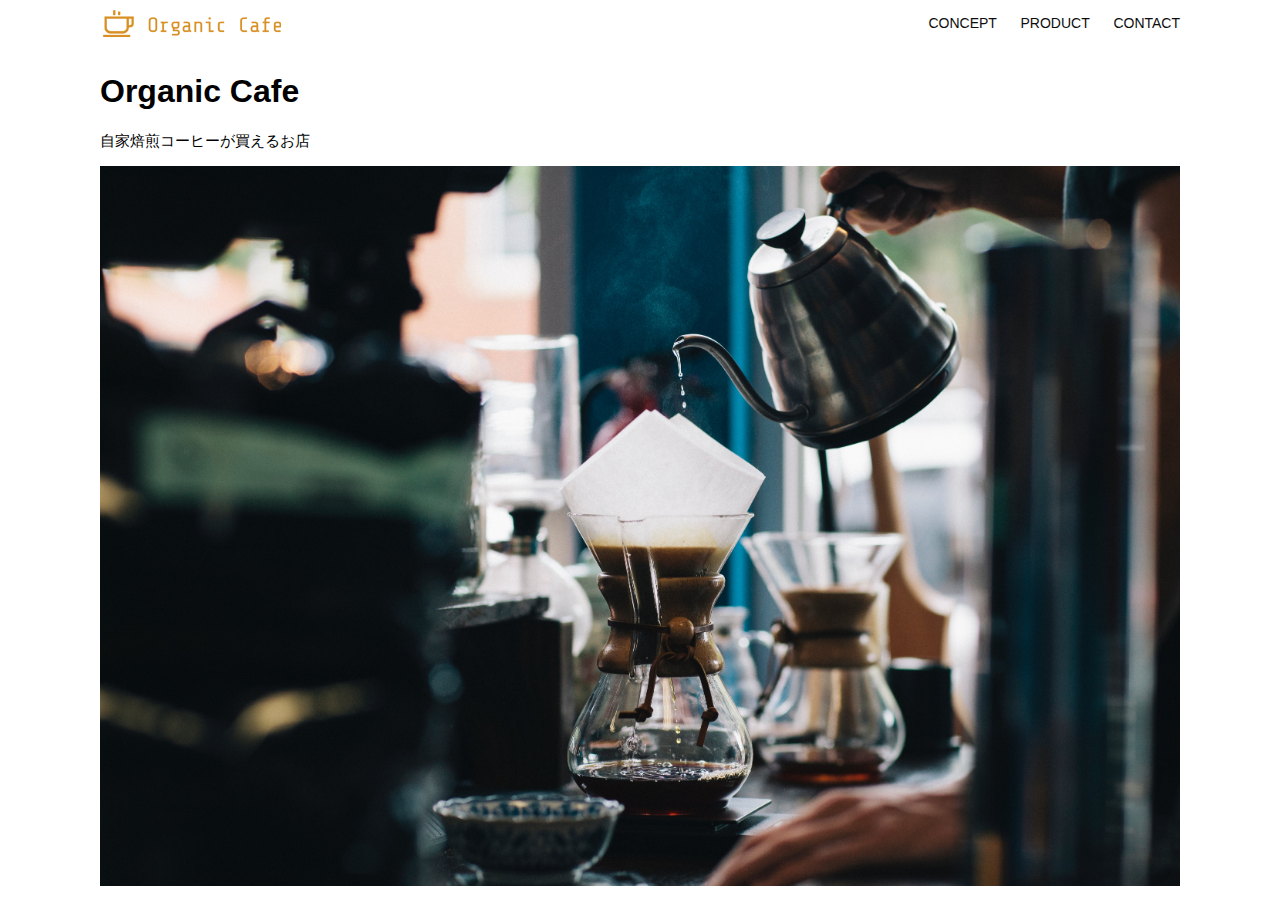
<file: html-css-kadai_013/index.html>
<!DOCTYPE html>
<html>
  <head>
    <title>Organic Cafe</title>
    <meta charset="UTF-8" />
    <meta
      name="description"
      content="自家焙煎のコーヒーがお家で楽しめるOrganic Cafe"
    />
    <meta name="viewport" content="width=device-width, initial-scale=1.0" />
    <link rel="stylesheet" href="style.css" />
  </head>
  <body>
    <!-- ヘッダー -->
    <header>
      <!-- ロゴ -->
      <a href="index.html" id="logo"
        ><img src="images/logo.png" alt="トップページに戻る"
      /></a>

      <!-- PC用ナビゲーション -->
      <nav id="nav-pc">
        <a href="index.html#concept">CONCEPT</a>
        <a href="index.html#product">PRODUCT</a>
        <a href="index.html#contact">CONTACT</a>
      </nav>
     
      <!-- スマホ用メニューボタン -->
      <img id="menu-sp" src="images/button-menu.png" alt="ナビゲーションを開く" onclick="document.getElementById('nav-sp').style.display = 'block'">

      <!-- スマホ用ナビゲーション -->
      <nav id="nav-sp">
      <img id="close" src="images/button-close.png" art="ナビゲーションを閉じる" onclick="document.getElementById('nav-sp').style.display = 'none'">
      <a id="logo-sp" href="index.html" onclick="document.getElementById('nav-sp').style.display = 'none'"><img src="images/logo-sp.png" alt="トップページに戻る"></a>
      <a class="menu" href="index.html#concept" onclick="document.getElementById('nav-sp').style.display = 'none'">CONCEPT</a>
      <a class="menu" href="index.html#product" onclick="document.getElementById('nav-sp').style.display = 'none'">PRODUCT</a>
      <a class="menu" href="index.html#contact" onclick="document.getElementById('nav-sp').style.display = 'none'">CONTACT</a>
      </nav> 
    </header>
    <main>
      <article>
        <!-- メインビジュアル -->
        <section id="main-visual">
          <div id="main-message">
            <h1>Organic Cafe</h1>
            <p>自家焙煎コーヒーが買えるお店</p>
          </div>
          <img
            src="images/main-image.jpg"
            alt="コーヒーをハンドドリップで淹れる画像"
          />
        </section>
      </article>
    </main>
  </body>
</html>
</file>
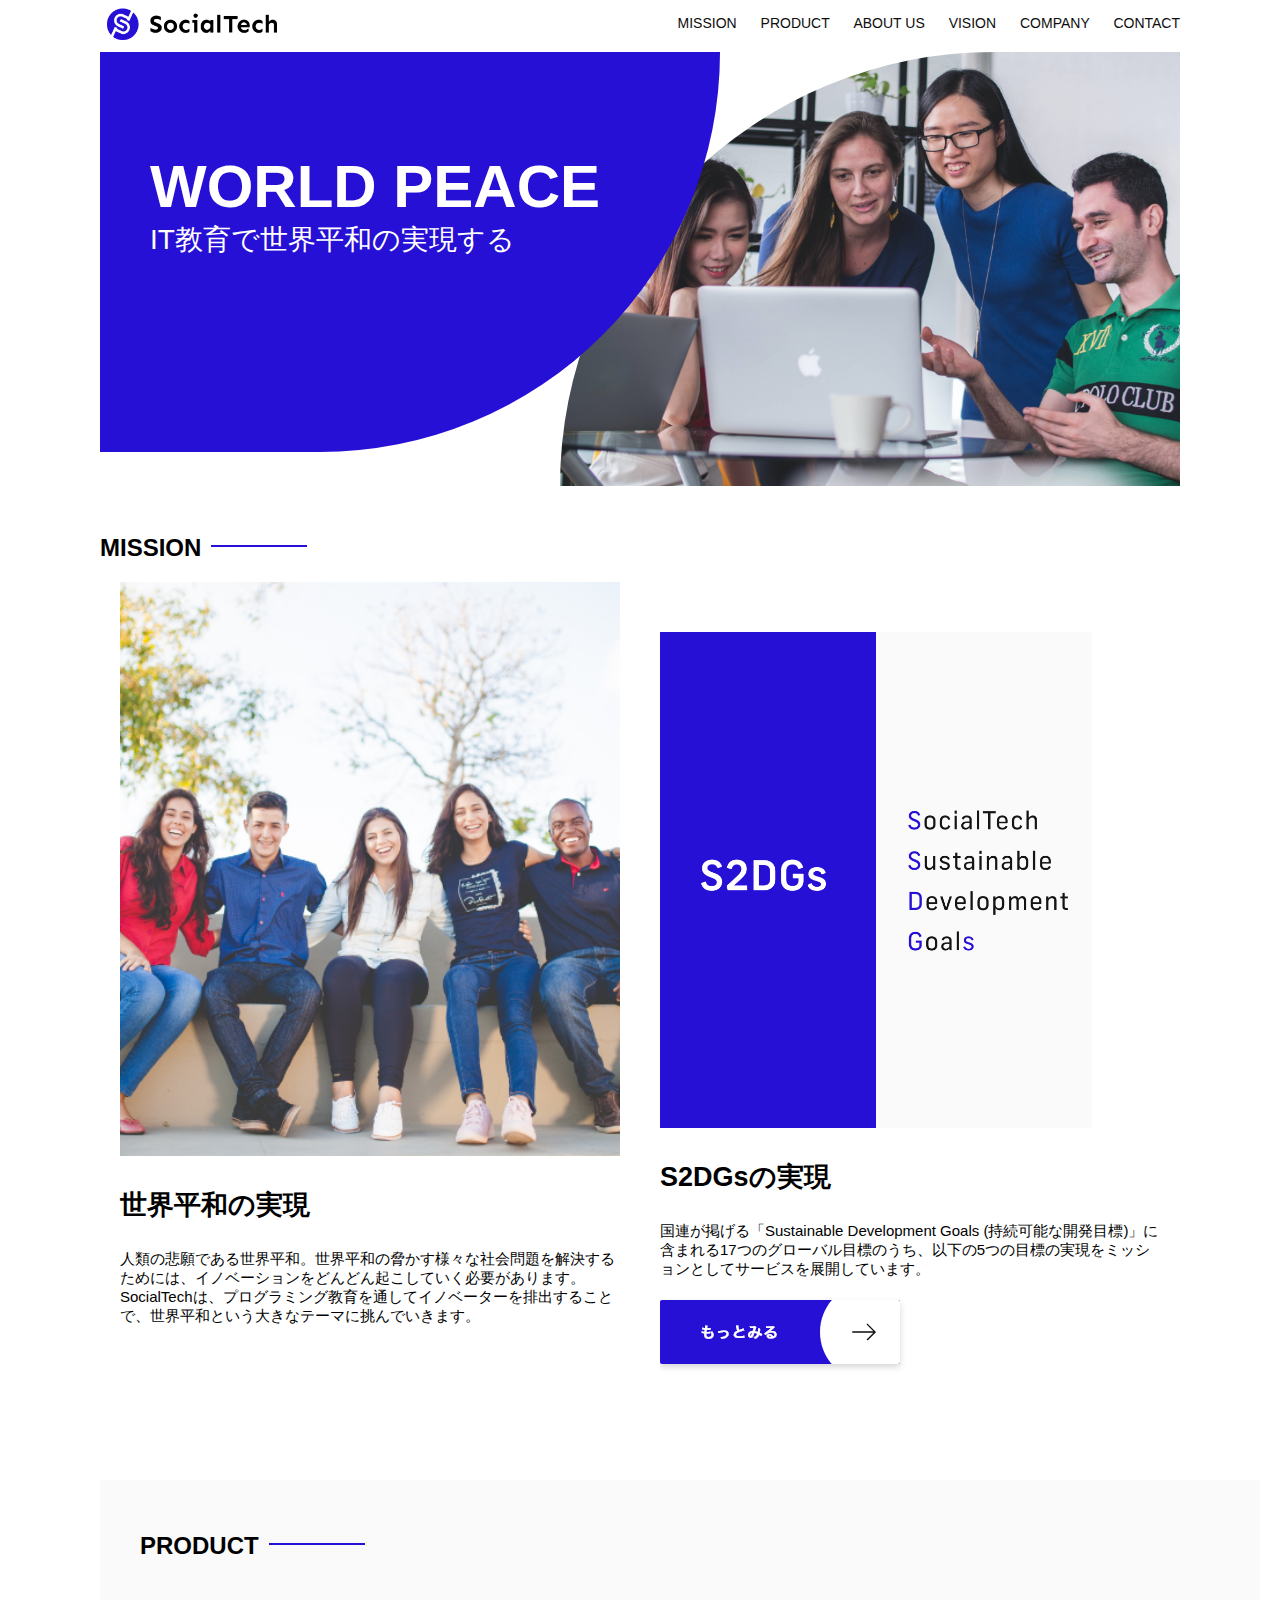
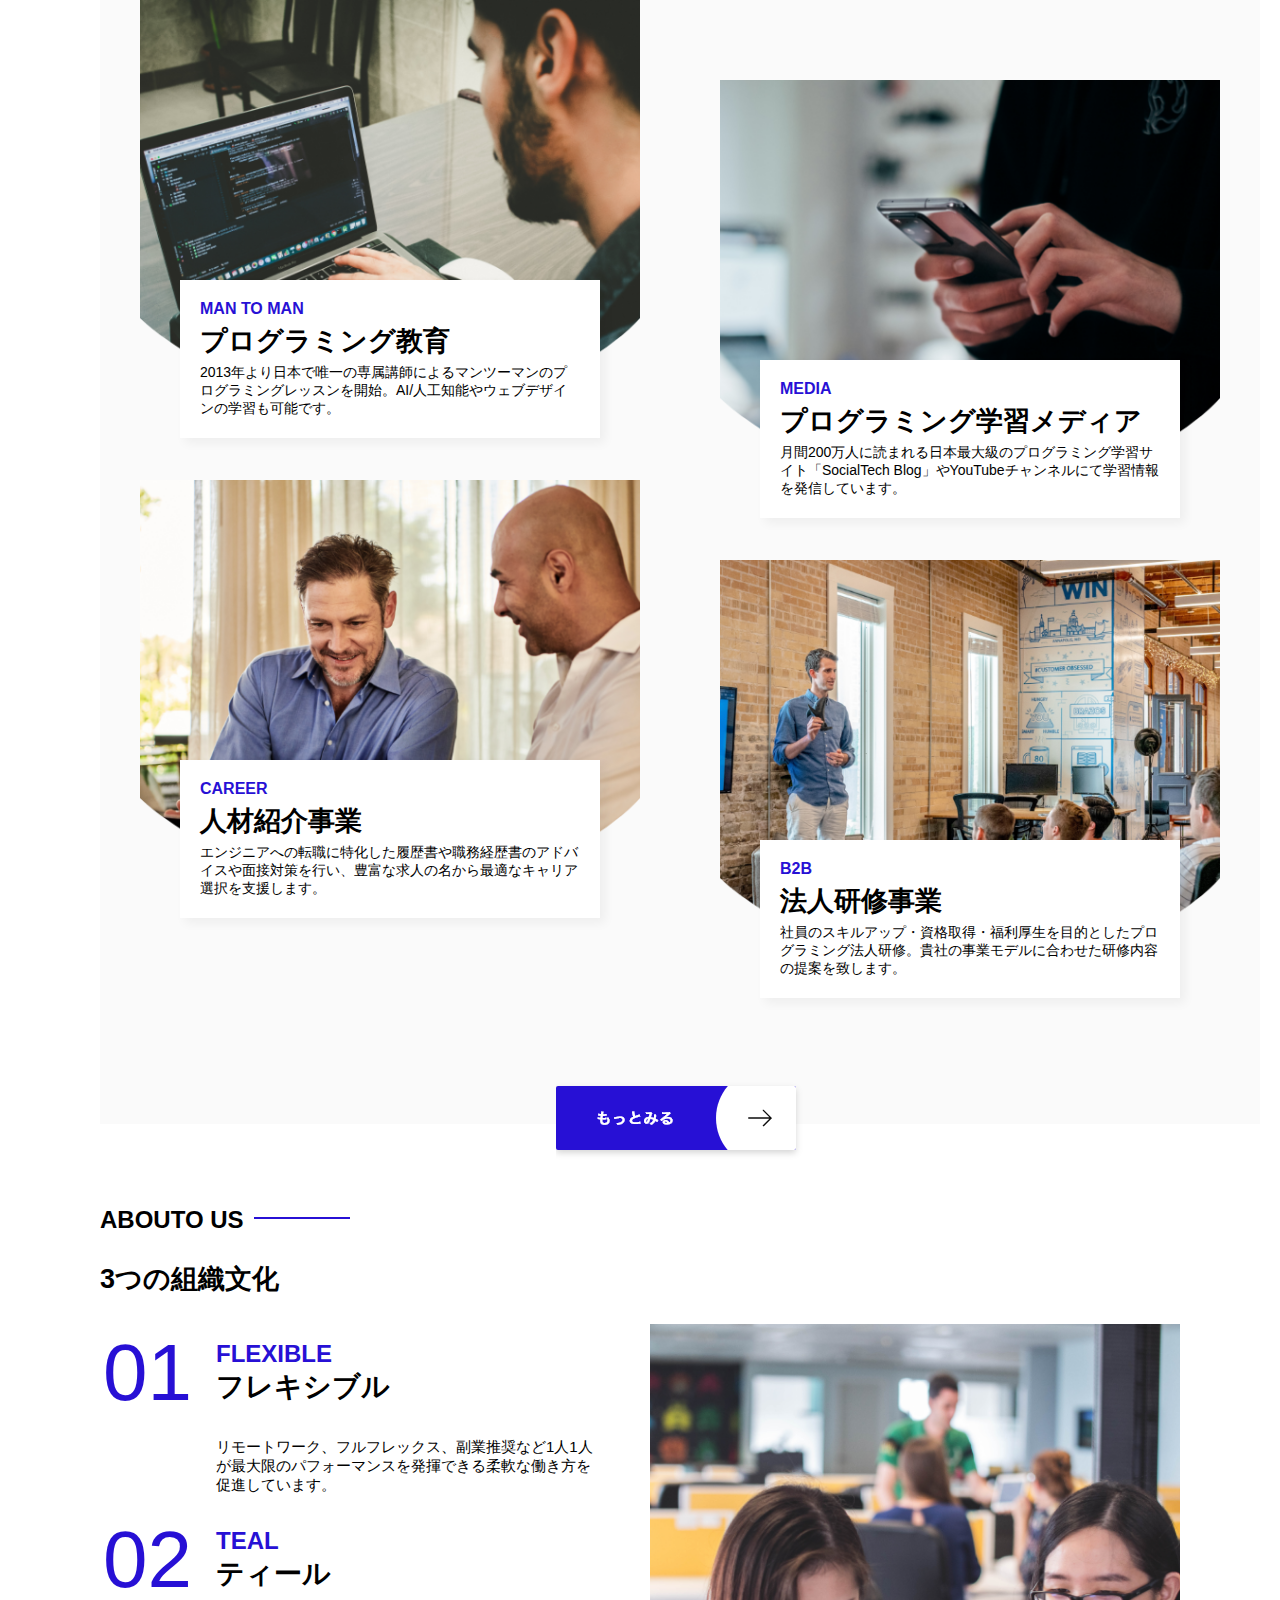
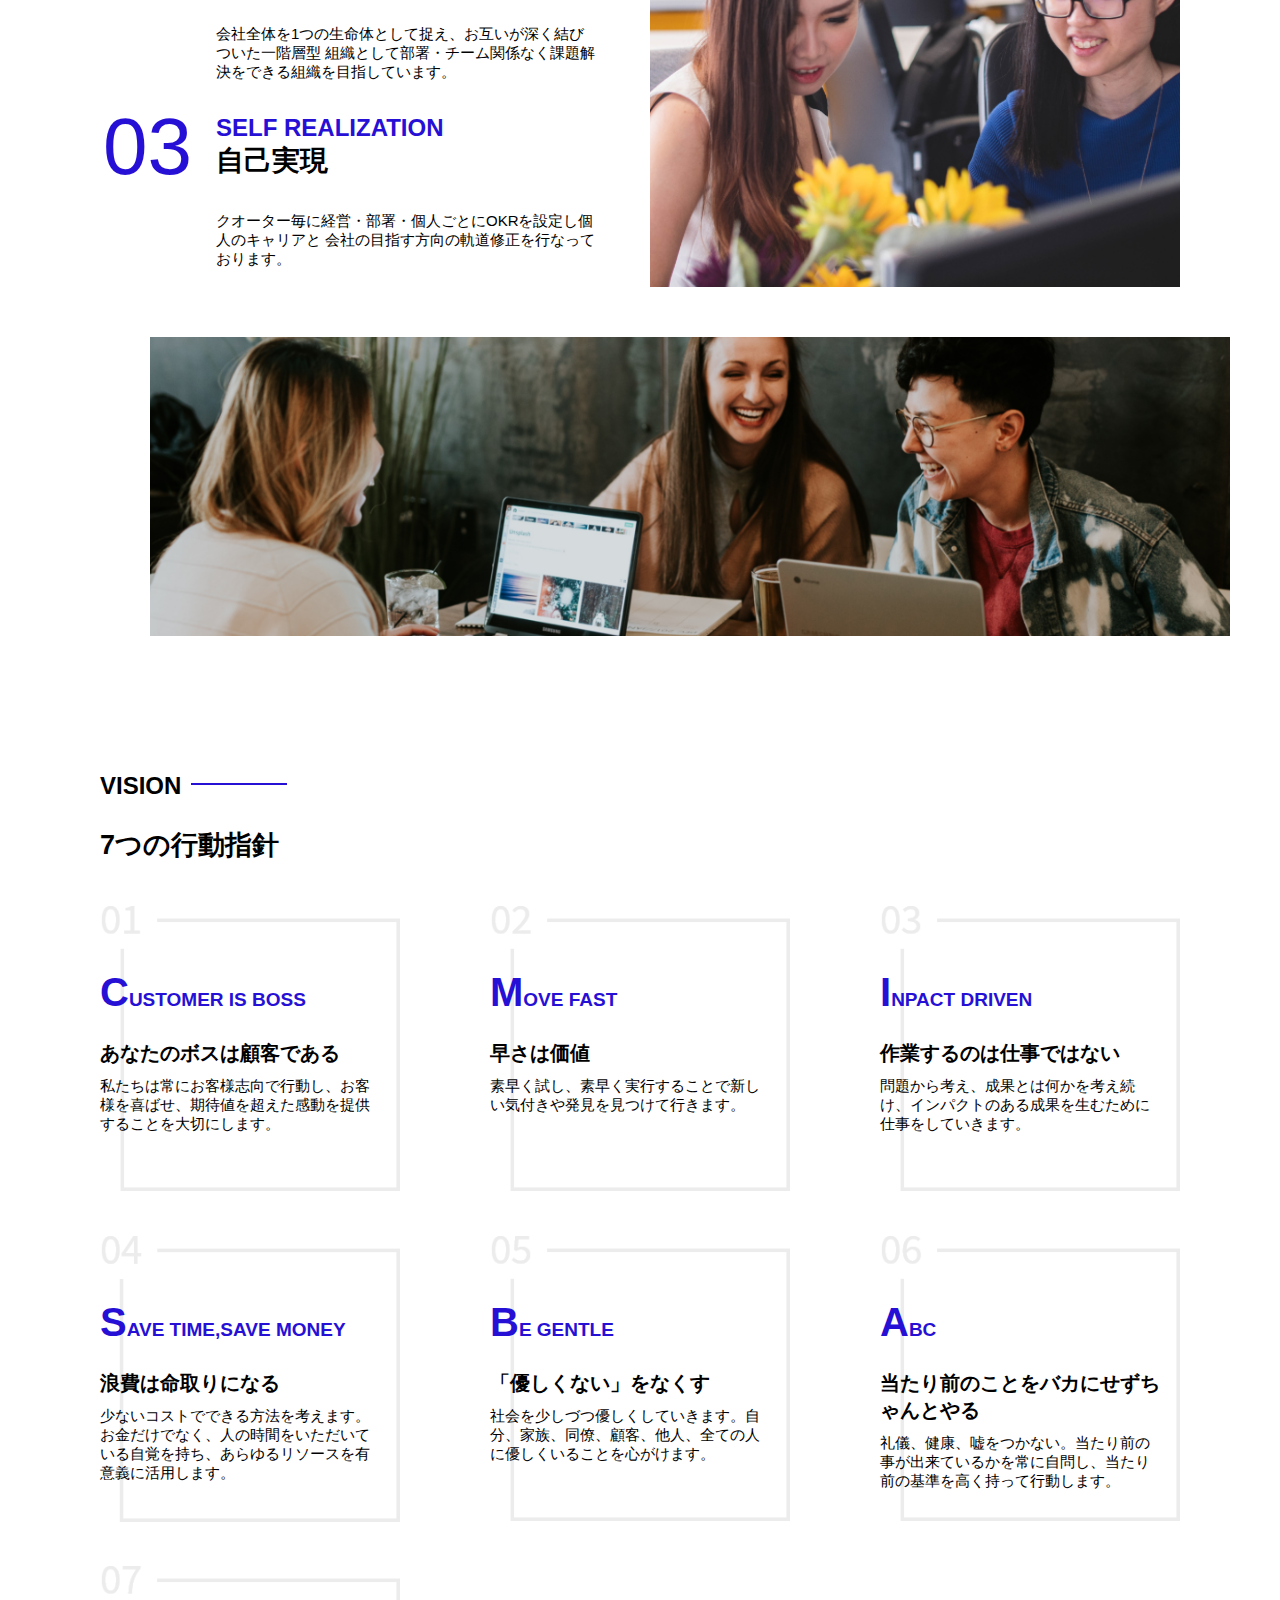
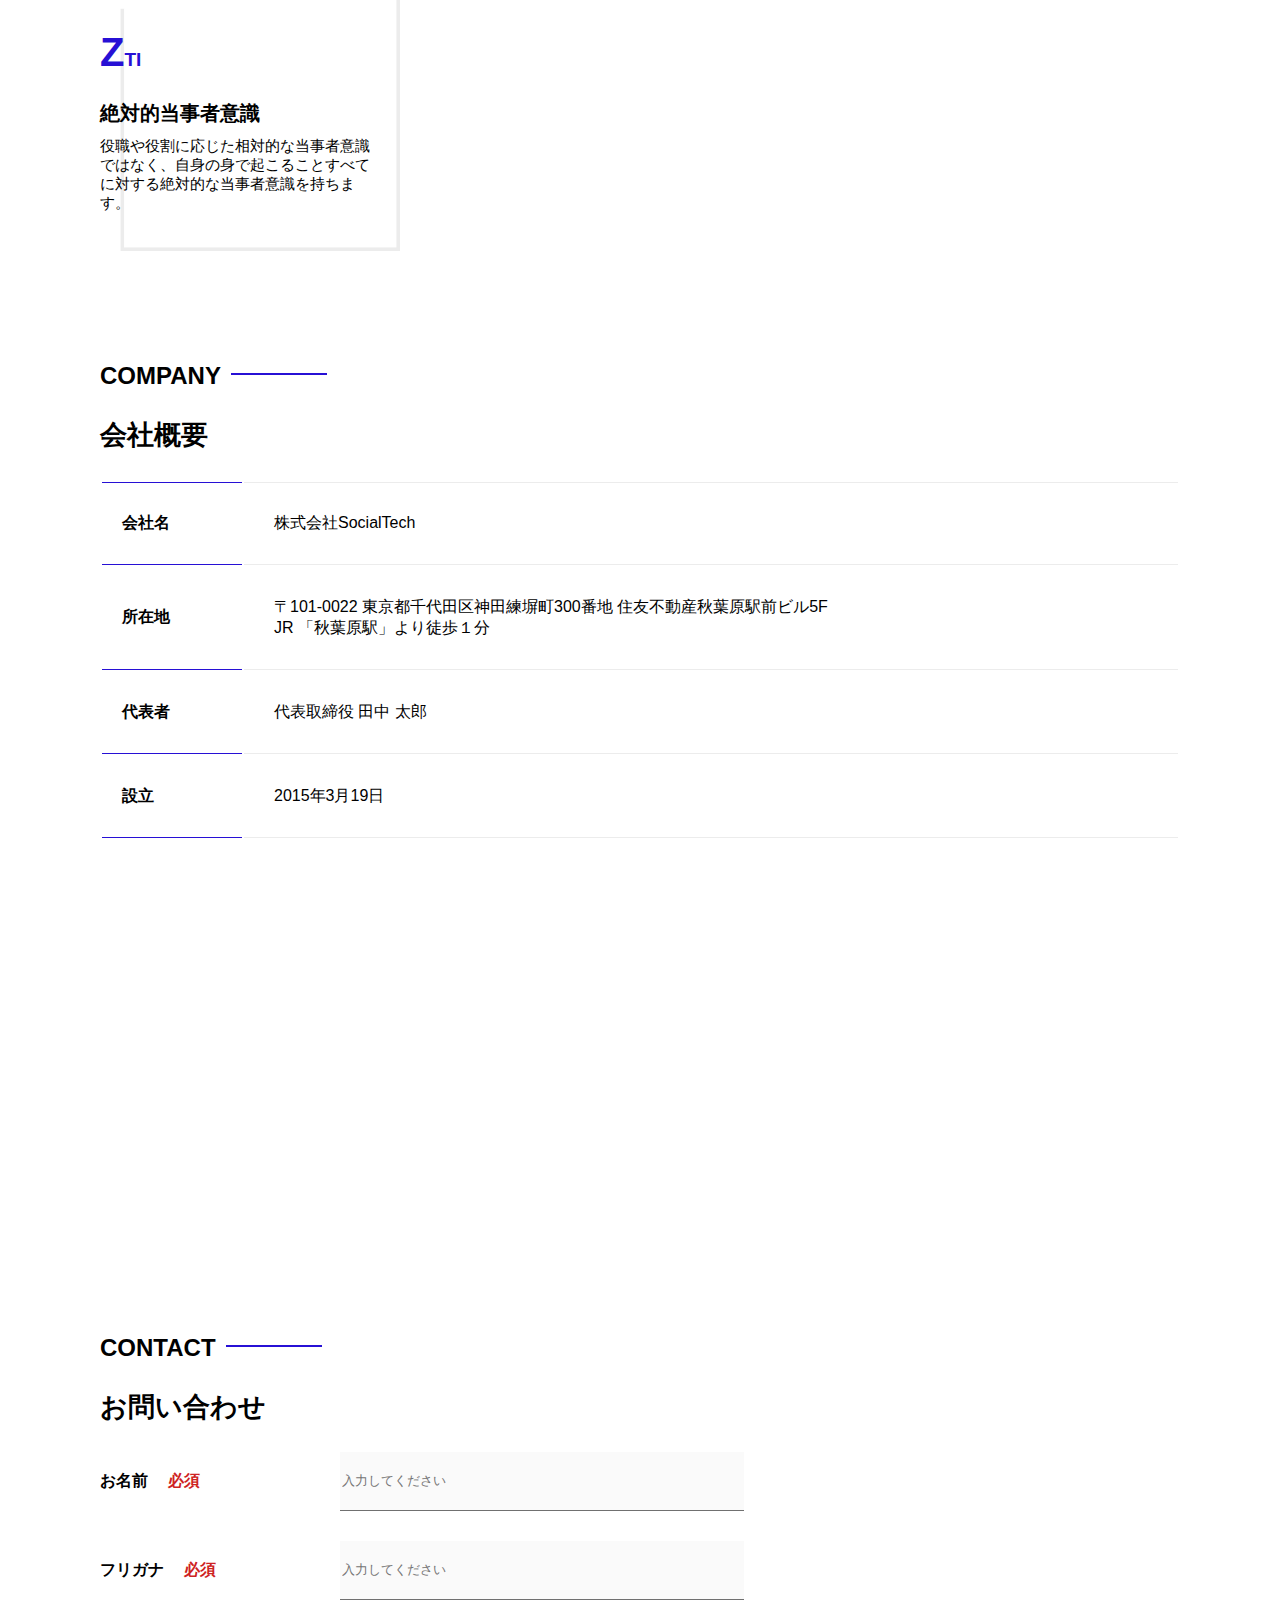
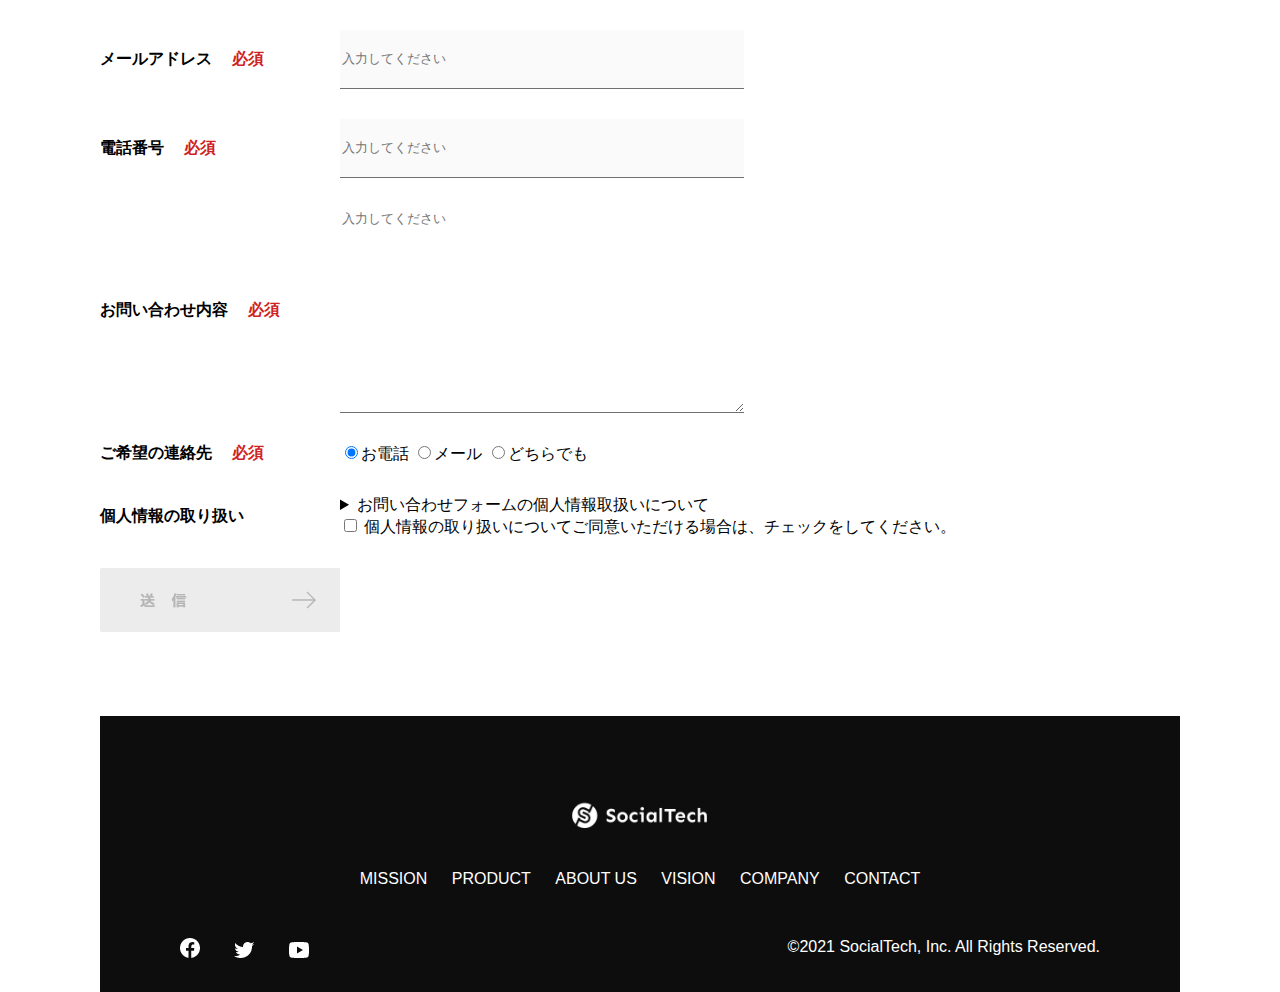
<file: kadai_tutorial_output/index.html>
<!DOCTYPE html>

<html>
    <head>
        <title>SocialTech</title>
        <meta charset="utf-8">
        <meta name="description" content="SocialTechはEdTech業界のリーディングカンパニーを目指します。">
        <meta name="viewport" content="width=device-width, initial-scale=1.0">
        <link rel="stylesheet" href="style.css">
    </head>
        <body>
            <!-- ヘッダー -->
            <header>
                <!-- ロゴ -->
                <a href="index.html" id="logo"><img src="images/logo.png" alt="トップページに戻る"></a>

                <!-- pc用ナビゲーション -->
                <nav id="nav-pc">
                    <a href="mission.html">MISSION</a>
                    <a href="product.html">PRODUCT</a>
                    <a href="index.html#aboutus">ABOUT US</a>
                    <a href="index.html#vision">VISION</a>
                    <a href="index.html#company">COMPANY</a>
                    <a href="index.html#contact">CONTACT</a>
                </nav>
                <!-- スマホ用メニューボタン -->
                <img id="menu-sp" src="images/button-menu.png" alt="ナビゲーションを開く" onclick="document.getElementById('nav-sp').style.display = 'block'">

                <!-- スマホ用ナビゲーション -->
                <nav id="nav-sp">
                    <img id="close" src="images/button-close.png" alt="ナビゲーションを閉じる" onclick="document.getElementById('nav-sp').style.display = 'none'">
                    <a id="logo-sp" href="index.html" onclick="document.getElementById('nav-sp').style.display = 'none'"><img
                        src="images/logo-sp.png" alt="トップページに戻る"></a>
                        <a class="menu" href="mission.html" onclick="document.getElementById('nav-sp').style.display = 'none'">MISSION</a>
                        <a class="menu" href="product.html" onclick="document.getElementById('nav-sp').style.display = 'none'">PRODUCT</a>
                        <a class="menu" href="index.html#aboutus" onclick="document.getElementById('nav-sp').style.display = 'none'">ABOUT
                            US</a>
                        <a class="menu" href="index.html#vision" 
                        onclick="document.getElementById('nav-sp').style.display = 'none'">VISION</a>
                        <a class="menu" href="index.html#company"
                         onclick="document.getElementById('nav-sp').style.display = 'none'">COMPANY</a>
                        <a class="menu" href="index.html#contact"
                         onclick="document.getElementById('nav-sp').style.display = 'none'">CONTACT</a>
                       <div id="sns">
                        <a href="https://www.facebook.com/sejuku2013"><img src="images/button-facebook.png" alt="Facebookのリンク"></a>
                        <a href="https://twitter.com/samuraijuku"><img src="images/button-twitter.png" alt="Twitterのリンク"></a>
                        <a href="https://www.youtube.com/channel/UCCFOQO5aDK0xXam4cUQXT8g"><img src="images/button-youtube.png" alt="YouTubeのリンク"></a>
                       </div>
                </nav>

                
            </header>
            <main>
                <article>
                    <!-- メインビジュアル -->
                    <section id="main-visual">
                        <div id="main-message">
                            <h1>WORLD PEACE</h1>
                            <p>IT教育で世界平和の実現する</p>
                        </div>
                        <img src="images/index/index-main.png" alt="PCの周りに集まる多国籍の仲間たち">
                    </section>
                    <!-- ミッション -->
                    <section id="mission">
                        <h2 class="index-h2">MISSION</h2>
                        <div id="mission-flex">
                            <div>    
                                <img id="mission-photo" src="images/index/index-mission.png" alt="屋外のベンチで写真を撮影する多国籍の仲間たち">
                                <h3>世界平和の実現</h3>
                                <P>
                                    人類の悲願である世界平和。世界平和の脅かす様々な社会問題を解決するためには、イノベーションをどんどん起こしていく必要があります。SocialTechは、プログラミング教育を通してイノベーターを排出することで、世界平和という大きなテーマに挑んでいきます。
                                </P>
                            </div>
                            <div>
                                <img  id="s2dgs" src="images/index/s2dgs.png" alt="S2DGs">
                                <h3>S2DGsの実現</h3>
                                <P>国連が掲げる「Sustainable Development Goals (持続可能な開発目標)」に含まれる17つのグローバル目標のうち、以下の5つの目標の実現をミッションとしてサービスを展開しています。</P>
                                <a href="mission.html">
                                    <img src="images/button-more.png" alt="もっとみる">
                                </a>
                            </div>
                        </div>
                    </section>
                    <section id="product">
                        <h2 class="index-h2">PRODUCT</h2>
                        <div>
                            <div id="product-left">
                                <div>
                                    <img  class="product-photo" src="images/index/index-mantoman.png" alt="PCでコードを書く男性">
                                    <div class="product-explain">
                                        <span>MAN TO MAN</span>
                                        <h3>プログラミング教育</h3>
                                        <P>2013年より日本で唯一の専属講師によるマンツーマンのプログラミングレッスンを開始。AI/人工知能やウェブデザインの学習も可能です。</P>
                                    </div>
                                </div>
                                <div>
                                    <img class="product-photo" src="images/index/index-career.png" alt="英語で話し合う２人の男性">
                                    <div class="product-explain">
                                        <span>CAREER</span>
                                        <h3>人材紹介事業</h3>
                                        <P>エンジニアへの転職に特化した履歴書や職務経歴書のアドバイスや面接対策を行い、豊富な求人の名から最適なキャリア選択を支援します。</P>
                                    </div>
                               </div>
                            </div>
                            <div id="product-right">
                                <div>
                                    <img class="product-photo" src="images/index/index-media.png" alt="スマートフォンを操作する人">
                                    <div class="product-explain">
                                        <span>MEDIA</span>
                                        <h3>プログラミング学習メディア</h3>
                                        <P>月間200万人に読まれる日本最大級のプログラミング学習サイト「SocialTech Blog」やYouTubeチャンネルにて学習情報を発信しています。</P>
                                    </div>
                                </div>
                         
                              <div>
                                <img class="product-photo" src="images/index/index-b2b.png" alt="公演中の男性とそれを聴く人">
                                <div class="product-explain">
                                    <span>B2B</span>
                                    <h3>法人研修事業</h3>
                                    <p>社員のスキルアップ・資格取得・福利厚生を目的としたプログラミング法人研修。貴社の事業モデルに合わせた研修内容の提案を致します。</P>
                                </div>
                              </div>
                        </div>
                    </div>
                    <div>
                        <a id="product-more" href="product.html">
                            <img src="images/button-more.png" alt="もっとみる">
                        </a>
                    </div>
                    </section>
                    <section id="aboutus">
                        <h2 class="index-h2">ABOUTO US</h2>
                        <h3>3つの組織文化</h3>
                        <div>
                            <table class="culture-table">
                                <tr>
                                    <td>
                                        <span class="culture-num">01</span>
                                    </td>
                                    <td>
                                        <span class="culture-en">FLEXIBLE</span>
                                        <span class="culture-jp">フレキシブル</span>
                                    </td>
                                </tr>
                                <tr>
                                    <td>
                                         <!-- 空のセル -->
                                    </td>
                                    <td>
                                        <p class="culture-description">
                                            リモートワーク、フルフレックス、副業推奨など1人1人が最大限のパフォーマンスを発揮できる柔軟な働き方を促進しています。
                                        </p>
                                    </td>
                                </tr>
                                <tr>
                                    <td>
                                        <span class="culture-num">02</span>
                                    </td>
                                    <td>
                                        <span class="culture-en">TEAL</span>
                                        <span class="culture-jp">ティール</span>
                                    </td>
                                </tr>
                                <tr>
                                    <td>
                                        <!-- 空のセル -->
                                    </td>
                                    <td>
                                        <p class="culture-description">
                                            会社全体を1つの生命体として捉え、お互いが深く結びついた一階層型
                                            組織として部署・チーム関係なく課題解決をできる組織を目指しています。
                                        </p>
                                    </td>
                                </tr>
                                <tr>
                                    <td>
                                        <span class="culture-num">03</span>
                                    </td>
                                    <td>
                                        <span class="culture-en">SELF REALIZATION</span>
                                        <span class="culture-jp">自己実現</span>
                                    </td>
                                </tr>
                                <tr>
                                    <td>
                                         <!-- 空のセル -->
                                    </td>
                                    <td>
                                        <p class="culture-description">
                                            クオーター毎に経営・部署・個人ごとにOKRを設定し個人のキャリアと
                                            会社の目指す方向の軌道修正を行なっております。
                                        </p>
                                    </td>
                                </tr>
                            </table>
                            <img class="culture-img" src="images/index/index-aboutus1.png" alt="笑顔で話し合う２人の女性">
                        </div>
                        <img class="culture-img2" src="images/index/index-aboutus2.png" alt="笑顔で話し合う３人の男女">
                    </section>
                    <section id="vision">
                        <h2 class="index-h2">VISION</h2>
                        <h3>7つの行動指針</h3>
                        <div>
                         <div class="vision-box">
                            <img src="images/index/vision-01.png" alt="01">
                            <span>
                              <h4>CUSTOMER IS BOSS</h4>
                              <h5>あなたのボスは顧客である</h5>
                              <p>私たちは常にお客様志向で行動し、お客様を喜ばせ、期待値を超えた感動を提供することを大切にします。</p>
                            </span>
                         </div>
                         <div class="vision-box">
                            <img src="images/index/vision-02.png" alt="02">
                            <span>
                              <h4>MOVE FAST</h4>
                              <h5>早さは価値</h5>
                              <p>素早く試し、素早く実行することで新しい気付きや発見を見つけて行きます。</p>
                            </span>
                         </div>
                         <div class="vision-box">
                            <img src="images/index/vision-03.png" alt="03">
                            <span>
                              <h4>INPACT DRIVEN</h4>
                              <h5>作業するのは仕事ではない</h5>
                              <p>問題から考え、成果とは何かを考え続け、インパクトのある成果を生むために仕事をしていきます。</p>
                            </span>
                         </div>
                         <div class="vision-box">
                            <img src="images/index/vision-04.png" alt="04">
                            <span>
                              <h4>SAVE TIME,SAVE MONEY</h4>
                              <h5>浪費は命取りになる</h5>
                              <p>少ないコストでできる方法を考えます。お金だけでなく、人の時間をいただいている自覚を持ち、あらゆるリソースを有意義に活用します。</p>
                            </span>
                         </div>
                         <div class="vision-box">
                            <img src="images/index/vision-05.png" alt="05">
                            <span>
                              <h4>BE GENTLE</h4>
                              <h5>「優しくない」をなくす</h5>
                              <p>社会を少しづつ優しくしていきます。自分、家族、同僚、顧客、他人、全ての人に優しくいることを心がけます。</p>
                            </span>
                         </div>
                         <div class="vision-box">
                            <img src="images/index/vision-06.png" alt="06">
                            <span>
                              <h4>ABC</h4>
                              <h5>当たり前のことをバカにせずちゃんとやる</h5>
                              <p>礼儀、健康、嘘をつかない。当たり前の事が出来ているかを常に自問し、当たり前の基準を高く持って行動します。</p>
                            </span>
                         </div>
                         <div class="vision-box">
                            <img src="images/index/vision-07.png" alt="07">
                            <span>
                              <h4>ZTI</h4>
                              <h5>絶対的当事者意識</h5>
                              <p>役職や役割に応じた相対的な当事者意識ではなく、自身の身で起こることすべてに対する絶対的な当事者意識を持ちます。</p>
                            </span>
                         </div>
                        </div>
                    </section>
                    <section id="company">
                        <h2 class="index-h2">COMPANY</h2>
                        <h3>会社概要</h3>
                        <table id="company-table">
                            <tr>
                                <th class="tableheader-first">会社名</th>
                                <td class="cell-first">株式会社SocialTech</td>
                            </tr>
                            <tr>
                                <th class="tableheader">所在地</th>
                                <td class="cell">〒101-0022 東京都千代田区神田練塀町300番地 住友不動産秋葉原駅前ビル5F<br>JR 「秋葉原駅」より徒歩１分</td>
                            </tr>
                            <tr>
                                <th class="tableheader">代表者</th>
                                <td class="cell">代表取締役 田中 太郎</td>
                            </tr>
                            <tr>
                                <th class=" tableheader">設立</th>
                                <td class="cell">2015年3月19日</td>
                            </tr>
                        </table>
                        <iframe
                         src="https://www.google.com/maps/embed?pb=!1m18!1m12!1m3!1d1927.6169706950461!2d139.77409845517926!3d35.70003344778808!2m3!1f0!2f0!3f0!3m2!1i1024!2i768!4f13.1!3m3!1m2!1s0x60188fee13660e23%3A0x77137876edf742ac!2z5L2P5Y-L5LiN5YuV55Sj56eL6JGJ5Y6f6aeF5YmN44OT44Or!5e0!3m2!1sja!2sjp!4v1710865614473!5m2!1sja!2sjp"
                         style="border:0;" allowfullscreen="" loading="lazy">
                        </iframe>
                    </section>
                    <!-- お問い合わせフォーム -->
                    <section id="contact">
                        <h2 class="index-h2">CONTACT</h2>
                        <h3>お問い合わせ</h3>
                        <form>
                            <div>
                                <div class="contact-heading">
                                    <label class="contact-lavel">お名前<span class="contact-span">必須</span></label>
                                </div>
                                <div>
                                    <input type="text" name="name" placeholder="入力してください" class="contact-textbox">
                                </div>
                            </div>
                            <div>
                                <div class="contact-heading">
                                    <label class="contact-lavel">フリガナ<span class="contact-span">必須</span></label>
                                </div>
                                <div>
                                    <input type="text" name="hurigana" placeholder="入力してください" class="contact-textbox">
                                </div>
                            </div>
                            <div>
                                <div class="contact-heading">
                                    <label class="contact-lavel">メールアドレス<span class="contact-span">必須</span></label>
                                </div>
                                <div>
                                    <input type="text" name="email" placeholder="入力してください" class="contact-textbox">
                                </div>
                            </div>
                            <div>
                                <div class="contact-heading">
                                    <label class="contact-lavel">電話番号<span class="contact-span">必須</span></label>
                                </div>
                                <div>
                                    <input type="text" name="tell" placeholder="入力してください" class="contact-textbox">
                                </div>
                            </div>
                            <div>
                                <div class="contact-heading">
                                    <label class="contact-lavel">お問い合わせ内容<span class="contact-span">必須</span></label>
                                </div>
                                <textarea class="contact-textarea" placeholder="入力してください" name="message"></textarea>
                                </div>
                            </div>
                            <div>
                                <div class="contact-heading">
                                    <label class="contact-lavel">ご希望の連絡先<span class="contact-span">必須</span></label>
                                </div>
                                <div>
                                    <input class="radiobutton" type="radio" value="tel" name="contact" checked><label>お電話</label>
                                    <input class="radiobutton" type="radio" value="mail" name="contact" ><label>メール</label>
                                    <input class="radiobutton" type="radio" value="both" name="contact" ><label>どちらでも</label>
                                </div>
                            </div>
                            <div>
                                <div class="contact-heading">
                                    <label class="contact-lavel">個人情報の取り扱い</label>
                                </div>
                                <div>
                                    <details>
                                        <summary>お問い合わせフォームの個人情報取扱いについて</summary>
                                        <div>
                                            <span>1.組織の名称又は氏名</span><br>
                                            株式会社SocialTech<br><br>
                                            <span>2.２．個人情報保護管理者（若しくはその代理人）の氏名又は職名、所属及び連絡先
                                                鈴木 一郎 コーポレート部</span><br>
                                              メールアドレス:samurai@example.com<br>
                                              TEL:03-1234-5678<br>
                                              <span>３．個人情報の利用目的</span><br>
                                              ・本サービス及び本サービスに関連する情報の提供又はそれらに関する連絡のため<br>
                                              ・ユーザーの本人確認のため<br>
                                              ・当社サービスのご案内のため<br>
                                              ・当社の商品等の広告または宣伝（電子メールによるものを含むものとします。）<br><br>
                                              <span>４．個人情報の取り扱い業務の委託</span><br>
                                              個人情報の取扱業務の全部または一部を外部に業務委託する場合があります。<br>
                                              その際、弊社は、個人情報を適切に保護できる管理体制を敷き実行していることを条件として<br>
                                              委託先を厳選したうえで、機密保持契約を委託先と締結し、お客様の個人情報を厳密に管理させます。<br><br>
                                              <span>５．個人情報の開示等の請求</span><br>
                                              お客様は、弊社に対してご自身の個人情報の開示等（利用目的の通知、開示、内容の訂正・追加・削除、利用の停止または消去、第三者への提供の停止）に関して、当社問合わせ窓口に申し出ることができます。<br>
                                              その際、弊社はお客様ご本人を確認させていただいたうえで、合理的な期間内に対応いたします。<br><br>
                                              なお、個人情報に関する弊社問合わせ先は、次の通りです。<br><br>
                                              株式会社SocialTech 個人情報問合せ窓口<br>
                                              〒101-0022 東京都千代田区神田練塀町300番地 住友不動産秋葉原駅前ビル5F<br>
                                              メールアドレス:samurai@example.com TEL:03-1234-5678<br><br>
                                              <span>６．個人情報を提供されることの任意性について</span><br><br>
                                              お客様がご自身の個人情報を弊社に提供されるか否かは、お客様のご判断によりますが、もしご提供されない場合には、適切なサービスが提供できない場合がありますので予めご了承ください。
                                        </div>
                                    </details>
                                    <input type="checkbox" name="agree">
                                    <span>個人情報の取り扱いについてご同意いただける場合は、チェックをしてください。</span>
                                </div>
                            </div>
                            <input type="image" src="images/button-submit.png" alt="送信する">
                        </form>
                    </section>
                </article>
                <footer>
                    <div id="footer-logo">
                        <img src="images/logo-sp.png" alt="SocialTech">
                    </div>
                    <div id="footer-link">
                        <a href="mission.html">MISSION</a>
                        <a href="product.html">PRODUCT</a>
                        <a href="index.html#aboutus">ABOUT US</a>
                        <a href="index.html#vision">VISION</a>
                        <a href="index.html#company">COMPANY</a>
                        <a href="index.html#contact">CONTACT</a>
                    </div>
                    <div id="sns-footer">
                        <a href="https://www.facebook.com/sejuku2013"><img src="images/button-facebook.png" alt="Facebookのリンク"></a>
                        <a href="https://twitter.com/samuraijuku"><img src="images/button-twitter.png" alt="Twitterのリンク"></a>
                        <a href="https://www.youtube.com/channel/UCCFOQO5aDK0xXam4cUQXT8g"><img src="images/button-youtube.png" alt="YouTubeのリンク"></a>
                        <span id="copyright">&copy;2021 SocialTech, Inc. All Rights Reserved. </span>
                    </div>
                </footer>
            </main>
            
        </body>
</html>
</file>
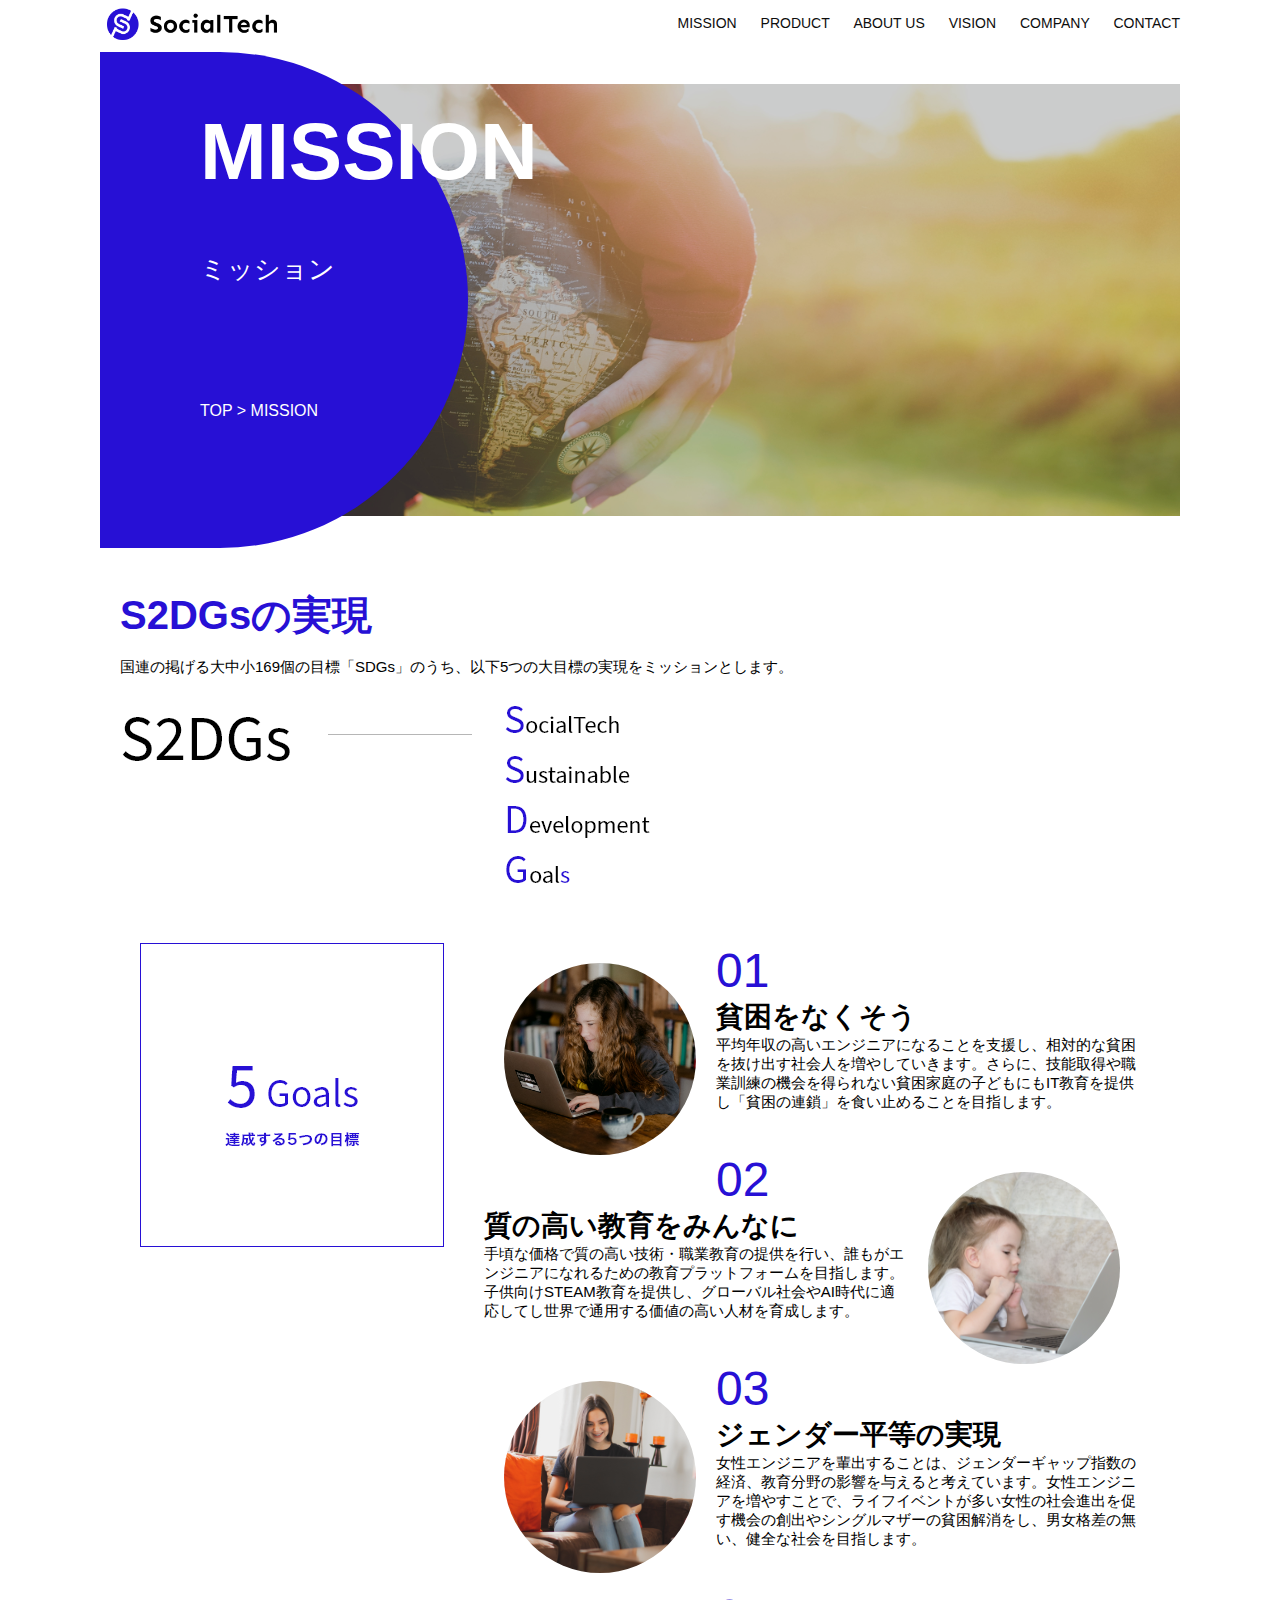
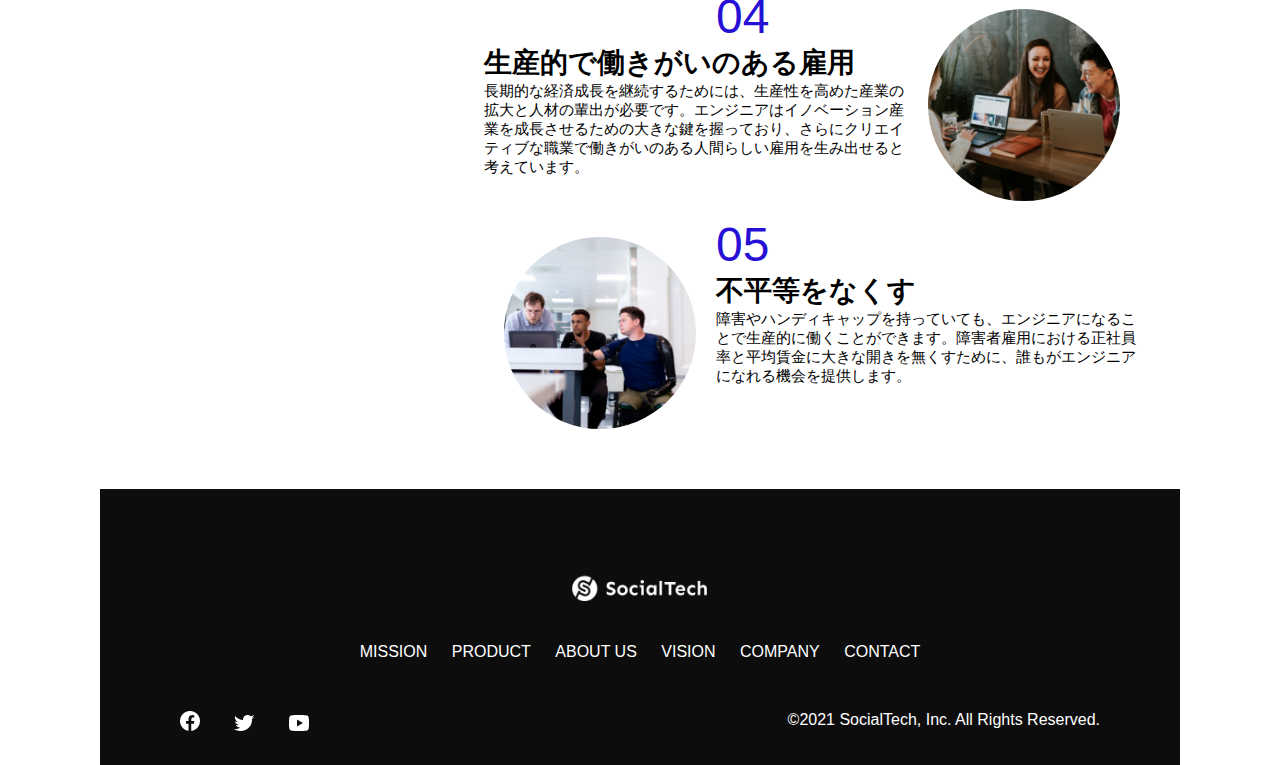
<file: kadai_tutorial_output/mission.html>
<!DOCTYPE html>
<html>
    <head>
        <title>SocialTech - MISSION ミッション -</title>
        <meta charset="utf-8">
        <meta name="description" content="SocialTechが目指す5つの目標(S2DGs)を紹介します">
        <meta name="viewport" content="width=device-width,initial-scale1.0">
        <link rel="stylesheet" href="style.css">
    </head>

    <body>
        <!-- ヘッダー -->
        <header>
              <!-- ロゴ -->
            <a href="index.html" id="logo"><img src="images/logo.png" alt="トップページに戻る"></a>
            
            <nav id="nav-pc">
                <a href="mission.html">MISSION</a>
                <a href="product.html">PRODUCT</a>
                <a href="index.html#aboutus">ABOUT US</a>
                <a href="index.html#vision">VISION</a>
                <a href="index.html#company">COMPANY</a>
                <a href="index.html#contact">CONTACT</a>
            </nav>
            <!-- スマホ用メニューボタン -->
            <img id="menu-sp" src="images/button-menu.png" alt="ナビゲーションを開く" onclick="document.getElementById('nav-sp').style.display = 'block'">

            <!-- スマホ用ナビゲーション -->
            <nav id="nav-sp">
                <img id="close" src="images/button-close.png" alt="ナビゲーションを閉じる" onclick="document.getElementById('nav-sp').style.display = 'none'">
                <a id="logo-sp" href="index.html" onclick="document.getElementById('nav-sp').style.display = 'none'"><img
                    src="images/logo-sp.png" alt="トップページに戻る"></a>
                    <a class="menu" href="mission.html" onclick="document.getElementById('nav-sp').style.display = 'none'">MISSION</a>
                    <a class="menu" href="product.html" onclick="document.getElementById('nav-sp').style.display = 'none'">PRODUCT</a>
                    <a class="menu" href="index.html#aboutus" onclick="document.getElementById('nav-sp').style.display = 'none'">ABOUT
                        US</a>
                    <a class="menu" href="index.html#vision" 
                    onclick="document.getElementById('nav-sp').style.display = 'none'">VISION</a>
                    <a class="menu" href="index.html#company"
                     onclick="document.getElementById('nav-sp').style.display = 'none'">COMPANY</a>
                    <a class="menu" href="index.html#contact"
                     onclick="document.getElementById('nav-sp').style.display = 'none'">CONTACT</a>
                   <div id="sns">
                    <a href="https://www.facebook.com/sejuku2013"><img src="images/button-facebook.png" alt="Facebookのリンク"></a>
                    <a href="https://twitter.com/samuraijuku"><img src="images/button-twitter.png" alt="Twitterのリンク"></a>
                    <a href="https://www.youtube.com/channel/UCCFOQO5aDK0xXam4cUQXT8g"><img src="images/button-youtube.png" alt="YouTubeのリンク"></a>
                   </div>
            </nav>
        </header>
        <main>
            <article>
                <section id="mission-main">
                    <div id="mission-title">
                        <h1>MISSION</h1>
                        <span>ミッション</span>
                        <div>TOP > MISSION</div>
                    </div>
                </section>
                <section id="mission-s2dgs">
                    <h2 class="mission-h2">S2DGsの実現</h2>
                    <p>国連の掲げる大中小169個の目標「SDGs」のうち、以下5つの大目標の実現をミッションとします。</p>
                    <img src="images/mission/mission-s2dgs.png" alt="S2DGs">
                </section>
                <section id="mission-5goals">
                    <div>
                        <img id="s2dgs-image" src="images/mission/mission-5goals.png" alt="5Goals">
                    </div>
                    <div>
                        <div>
                            <img class="fivegoals-image-left" src="images/mission/mission-5goals01.png" alt="PCを操作する女の子">
                            <span class="fivegoals-number">01</span>
                            <h3 class="fivegoals-h3">貧困をなくそう</h3>
                            <p class="fivegoals-p">
                                平均年収の高いエンジニアになることを支援し、相対的な貧困を抜け出す社会人を増やしていきます。さらに、技能取得や職業訓練の機会を得られない貧困家庭の子どもにもIT教育を提供し「貧困の連鎖」を食い止めることを目指します。
                            </p>
                        </div>
                        <div>
                            <img class="fivegoals-image-right" src="images/mission/mission-5goals02.png" alt="PCを見つめる小さい女の子">
                            <span class="fivegoals-number">02</span>
                            <h3 class="fivegoals-h3">質の高い教育をみんなに</h3>
                            <p class="fivegoals-p">
                                手頃な価格で質の高い技術・職業教育の提供を行い、誰もがエンジニアになれるための教育プラットフォームを目指します。子供向けSTEAM教育を提供し、グローバル社会やAI時代に適応してし世界で通用する価値の高い人材を育成します。
                            </p>
                        </div>
                        <div>
                            <img class="fivegoals-image-left" src="images/mission/mission-5goals03.png" alt="PCを操作する女性">
                            <span class="fivegoals-number">03</span>
                            <h3 class="fivegoals-h3">ジェンダー平等の実現</h3>
                            <p class="fivegoals-p">
                                女性エンジニアを輩出することは、ジェンダーギャップ指数の経済、教育分野の影響を与えると考えています。女性エンジニアを増やすことで、ライフイベントが多い女性の社会進出を促す機会の創出やシングルマザーの貧困解消をし、男女格差の無い、健全な社会を目指します。
                            </p>
                        </div>
                        <div>
                            <img class="fivegoals-image-right" src="images/mission/mission-5goals04.png" alt="笑顔で話し合う３人の男女">
                            <span class="fivegoals-number">04</span>
                            <h3 class="fivegoals-h3">生産的で働きがいのある雇用</h3>
                            <p class="fivegoals-p">
                                長期的な経済成長を継続するためには、生産性を高めた産業の拡大と人材の輩出が必要です。エンジニアはイノベーション産業を成長させるための大きな鍵を握っており、さらにクリエイティブな職業で働きがいのある人間らしい雇用を生み出せると考えています。
                            </p>
                        </div>
                        <div>
                            <img class="fivegoals-image-left" src="images/mission/mission-5goals05.png" alt="PCを操作する女の子">
                            <span class="fivegoals-number">05</span>
                            <h3 class="fivegoals-h3">不平等をなくす</h3>
                            <p class="fivegoals-p">
                                障害やハンディキャップを持っていても、エンジニアになることで生産的に働くことができます。障害者雇用における正社員率と平均賃金に大きな開きを無くすために、誰もがエンジニアになれる機会を提供します。
                            </p>
                        </div>

                    </div>
                </section>
            </article>
            <footer>
                <div id="footer-logo">
                    <img src="images/logo-sp.png" alt="SocialTech">
                </div>
                <div id="footer-link">
                    <a href="mission.html">MISSION</a>
                    <a href="product.html">PRODUCT</a>
                    <a href="index.html#aboutus">ABOUT US</a>
                    <a href="index.html#vision">VISION</a>
                    <a href="index.html#company">COMPANY</a>
                    <a href="index.html#contact">CONTACT</a>
                </div>
                <div id="sns-footer">
                    <a href="https://www.facebook.com/sejuku2013"><img src="images/button-facebook.png" alt="Facebookのリンク"></a>
                    <a href="https://twitter.com/samuraijuku"><img src="images/button-twitter.png" alt="Twitterのリンク"></a>
                    <a href="https://www.youtube.com/channel/UCCFOQO5aDK0xXam4cUQXT8g"><img src="images/button-youtube.png" alt="YouTubeのリンク"></a>
                    <span id="copyright">&copy;2021 SocialTech, Inc. All Rights Reserved. </span>
                </div>
            </footer>
        </main>
    </body>
</html>
</file>
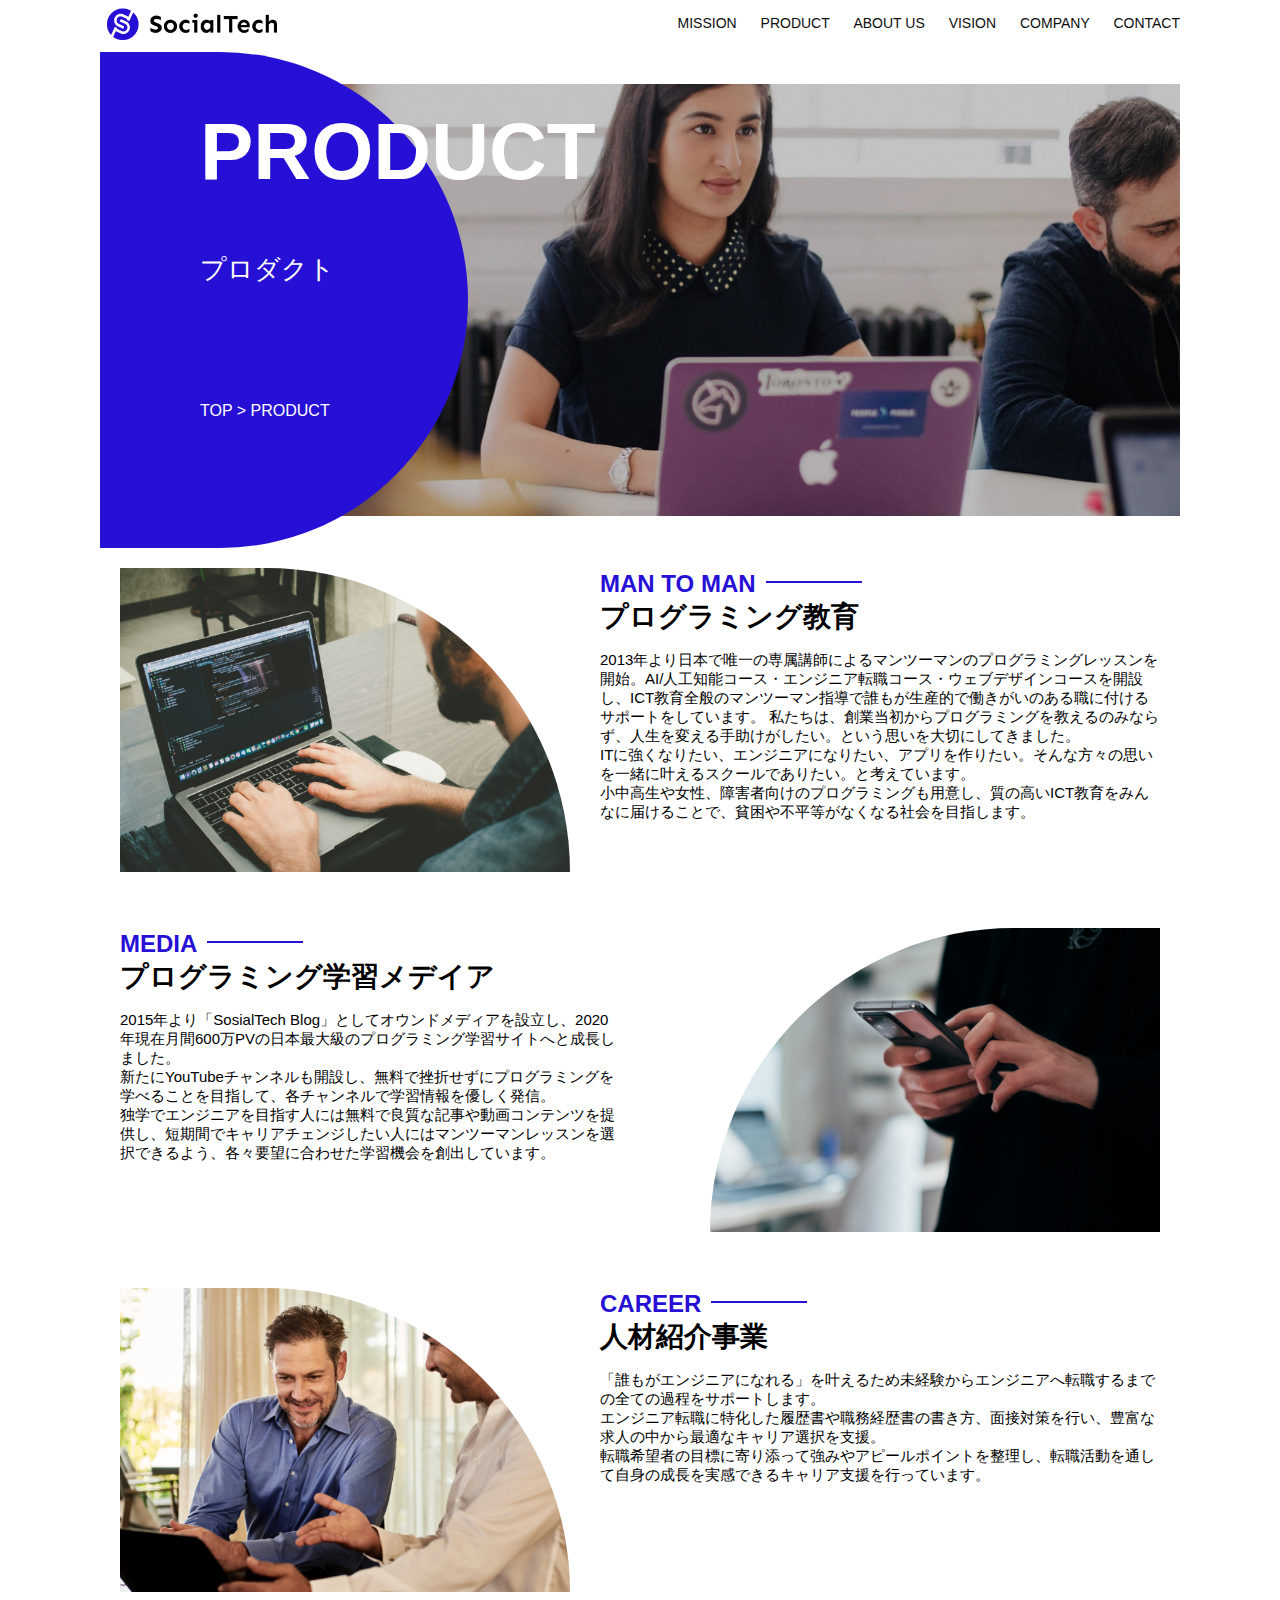
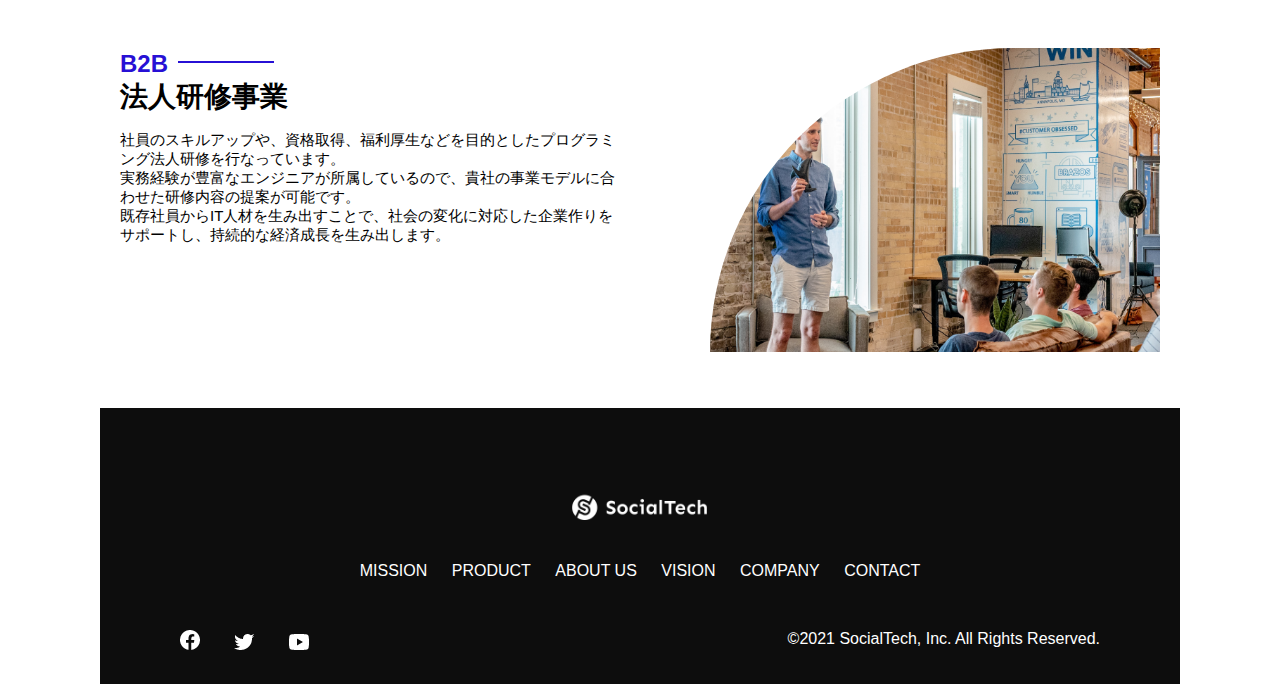
<file: kadai_tutorial_output/product.html>
<!DOCTYPE html>

<html>
    <head>
        <title>SocialTech -PRODUCT プロダクト-</title>
        <meta charset="utf-8">
        <meta name="description" content="SocialTechはEdTechの4つのプロダクトを紹介します">
        <meta name="viewport" content="width=device-width, initial-scale=1.0">
        <link rel="stylesheet" href="style.css">
    </head>
        <body>
            <!-- ヘッダー -->
            <header>
                <!-- ロゴ -->
                <a href="index.html" id="logo"><img src="images/logo.png" alt="トップページに戻る"></a>

                <!-- pc用ナビゲーション -->
                <nav id="nav-pc">
                    <a href="mission.html">MISSION</a>
                    <a href="product.html">PRODUCT</a>
                    <a href="index.html#aboutus">ABOUT US</a>
                    <a href="index.html#vision">VISION</a>
                    <a href="index.html#company">COMPANY</a>
                    <a href="index.html#contact">CONTACT</a>
                </nav>

                <!-- スマホ用メニューボタン -->
                <img id="menu-sp" src="images/button-menu.png" alt="ナビゲーションを開く" onclick="document.getElementById('nav-sp').style.display = 'block'">

                <!-- スマホ用ナビゲーション -->
                <nav id="nav-sp">
                    <img id="close" src="images/button-close.png" alt="ナビゲーションを閉じる" onclick="document.getElementById('nav-sp').style.display = 'none'">
                    <a id="logo-sp" href="index.html" onclick="document.getElementById('nav-sp').style.display = 'none'"><img
                        src="images/logo-sp.png" alt="トップページに戻る"></a>
                        <a class="menu" href="mission.html" onclick="document.getElementById('nav-sp').style.display = 'none'">MISSION</a>
                        <a class="menu" href="product.html" onclick="document.getElementById('nav-sp').style.display = 'none'">PRODUCT</a>
                        <a class="menu" href="index.html#aboutus" onclick="document.getElementById('nav-sp').style.display = 'none'">ABOUT
                            US</a>
                        <a class="menu" href="index.html#vision" 
                        onclick="document.getElementById('nav-sp').style.display = 'none'">VISION</a>
                        <a class="menu" href="index.html#company"
                         onclick="document.getElementById('nav-sp').style.display = 'none'">COMPANY</a>
                        <a class="menu" href="index.html#contact"
                         onclick="document.getElementById('nav-sp').style.display = 'none'">CONTACT</a>
                       <div id="sns">
                        <a href="https://www.facebook.com/sejuku2013"><img src="images/button-facebook.png" alt="Facebookのリンク"></a>
                        <a href="https://twitter.com/samuraijuku"><img src="images/button-twitter.png" alt="Twitterのリンク"></a>
                        <a href="https://www.youtube.com/channel/UCCFOQO5aDK0xXam4cUQXT8g"><img src="images/button-youtube.png" alt="YouTubeのリンク"></a>
                       </div>
                </nav>
            </header>
                <main>
                <article>
                   <section id="product-main">
                    <div id="product-title">
                        <h1>PRODUCT</h1>
                        <span>プロダクト</span>
                        <div>TOP > PRODUCT</div>
                    </div>
                   </section>
                   <section class="product-section1">
                    <img src="images/product/product-mantoman.png" alt="PCでコードを書く男性">
                    <div>
                        <h2 class="product-h2">MAN TO MAN</h2>
                        <h3 class="product-h3">プログラミング教育</h3>
                        <p>
                            2013年より日本で唯一の専属講師によるマンツーマンのプログラミングレッスンを開始。AI/人工知能コース・エンジニア転職コース・ウェブデザインコースを開設し、ICT教育全般のマンツーマン指導で誰もが生産的で働きがいのある職に付けるサポートをしています。
                            私たちは、創業当初からプログラミングを教えるのみならず、人生を変える手助けがしたい。という思いを大切にしてきました。<br>ITに強くなりたい、エンジニアになりたい、アプリを作りたい。そんな方々の思いを一緒に叶えるスクールでありたい。と考えています。<br>小中高生や女性、障害者向けのプログラミングも用意し、質の高いICT教育をみんなに届けることで、貧困や不平等がなくなる社会を目指します。
                        </p>
                    </div>
                   </section>
                   <section class="product-section2">
                    <div>
                        <h2 class="product-h2">MEDIA</h2>
                        <h3 class="product-h3">プログラミング学習メデイア</h3>
                        <p>2015年より「SosialTech
                            Blog」としてオウンドメディアを設立し、2020年現在月間600万PVの日本最大級のプログラミング学習サイトへと成長しました。<br>新たにYouTubeチャンネルも開設し、無料で挫折せずにプログラミングを学べることを目指して、各チャンネルで学習情報を優しく発信。<br>独学でエンジニアを目指す人には無料で良質な記事や動画コンテンツを提供し、短期間でキャリアチェンジしたい人にはマンツーマンレッスンを選択できるよう、各々要望に合わせた学習機会を創出しています。
                        </p>
                    </div>
                    <img src="images/product/product-media.png" alt="スマートフォンを操作する人">
                   </section>
                   <section class="product-section1">
                    <img src="images/product/product-career.png" alt="笑顔で話し合う男性">
                    <div>
                        <h2 class="product-h2">CAREER</h2>
                        <h3 class="product-h3">人材紹介事業</h3>
                        <p>
                            「誰もがエンジニアになれる」を叶えるため未経験からエンジニアへ転職するまでの全ての過程をサポートします。<br>エンジニア転職に特化した履歴書や職務経歴書の書き方、面接対策を行い、豊富な求人の中から最適なキャリア選択を支援。<br>転職希望者の目標に寄り添って強みやアピールポイントを整理し、転職活動を通して自身の成長を実感できるキャリア支援を行っています。<br>
                        </p>
                    </div>
                   </section>
                   <section class="product-section2">
                    <div>
                        <h2 class="product-h2">B2B</h2>
                        <h3 class="product-h3">法人研修事業</h3>
                        <p>
                            社員のスキルアップや、資格取得、福利厚生などを目的としたプログラミング法人研修を行なっています。<br>実務経験が豊富なエンジニアが所属しているので、貴社の事業モデルに合わせた研修内容の提案が可能です。<br>既存社員からIT人材を生み出すことで、社会の変化に対応した企業作りをサポートし、持続的な経済成長を生み出します。
                        </p>
                    </div>
                    <img src="images/product/product-b2b.png" alt="講演中の男性とそれを聴く人々">
                   </section>
                </article>
                <footer>
                    <div id="footer-logo">
                        <img src="images/logo-sp.png" alt="SocialTech">
                    </div>
                    <div id="footer-link">
                        <a href="mission.html">MISSION</a>
                        <a href="product.html">PRODUCT</a>
                        <a href="index.html#aboutus">ABOUT US</a>
                        <a href="index.html#vision">VISION</a>
                        <a href="index.html#company">COMPANY</a>
                        <a href="index.html#contact">CONTACT</a>
                    </div>
                    <div id="sns-footer">
                        <a href="https://www.facebook.com/sejuku2013"><img src="images/button-facebook.png" alt="Facebookのリンク"></a>
                        <a href="https://twitter.com/samuraijuku"><img src="images/button-twitter.png" alt="Twitterのリンク"></a>
                        <a href="https://www.youtube.com/channel/UCCFOQO5aDK0xXam4cUQXT8g"><img src="images/button-youtube.png" alt="YouTubeのリンク"></a>
                        <span id="copyright">&copy;2021 SocialTech, Inc. All Rights Reserved. </span>
                    </div>
                </footer>
                </main>
        </body>
</html>
</file>
<file: html-css-kadai_013/style.css>
/* PC、スマホ共通スタイル */
body {
  font-family: "Source Sans Pro", "Hiragino Kaku Gothic ProN", Meiryo, Arial,
    sans-serif;
}

p {
  font-size: 15px;
}

#main-visual>img {
  width: 100%;
}

/*================
PC用のスタイル 
=================*/
@media screen and (min-width: 768px) {
  /* 横幅設定 */
  body {
    max-width: 1080px;
    min-width: 960px;
    margin: 0 auto 0 auto;
  }

  /* ヘッダー */
  header {
    display: flex;
    justify-content: space-between;
  }

  /* スマートフォン用ナビゲーションの非表示 */

  #menu-sp {
    display: none;
  }
  #nav-sp {
    display: none;
  }
  /* ナビゲーションのレイアウト */
  #nav-pc {
    text-align: right;
    font-size: 14px;
    padding-top: 15px;
  }

  /* ナビゲーションのリンクの装飾設定 */
  #nav-pc>a {
    text-decoration: none;
    margin-left: 20px;
  }

  #nav-pc>a:link {
    color: #0d0d0d;
  }

  #nav-pc>a:visited {
    color: #0d0d0d;
  }

  #nav-pc>a:hover {
    color: #0d0d0d;
    text-decoration: underline;
  }

  #nav-pc>a:active {
    color: #0d0d0d;
  }
}

/* スマートフォン用のスタイル */

@media screen and (max-width: 767px) {

body {
  min-width: 375px;
  margin: 0;
}
/* PCのナビゲーションを非表示に */

#nav-pc {
  display: none;
}
#menu-sp {
  float: right;
  padding: 0;
}
/* スマホ用ナビゲーション */

#nav-sp {
  background-color: #ce933e;
  position: absolute;
  left: 0;
  top: 0;
  height: 100%;
  width: 100%;
  display: none;
  z-index: 100;
}
/* ×ボタン */
#close {
position: absolute;
top: 20px;
right: 20px;
}

/* ナビゲーションメニュー用ロゴ */
#logo-sp {
  margin: 80px 0 30px 20px;
}

/* ナビーゲーションのリンク装飾設定 */

#nav-sp > a {
  display: block;
}
#nav-sp > a:link {
  color: #ffffff;
}
#nav-sp > a:visited {
  color: #ffffff;
}
#nav-sp > a:hover {
  color: #ffffff;
  text-decoration: underline;
}
#nav-sp > a:active {
color: #ffffff;
}
#nav-sp > .menu {
  text-decoration: none;
  display: block;
  margin: 0 20px 0 20px;
  height: 44px;
  font-size: 16px;
  background-image: url(images/arrow.png);
  background-repeat: no-repeat;
  background-position: right top;
}
}
</file>
<file: kadai_tutorial_output/style.css>
/* pc,スマホ共通スタイル */
body {
    font-family: "Source Sans Pro","Hiragino kaku Gothic ProN", Meiryo, Alial, sans-serif;
}

P {
    font-size: 15px;
}

/* pc用のスタイル */
@media screen and (min-width: 768px) {
    

/* 横幅設定 */

body {
    max-width: 1080px;
    min-width: 960px;
    margin: 0 auto 0 auto;
}


/* ヘッダー */
header {
    display: flex;
    justify-content: space-between;
}

/* ナビゲーションのレイアウト */
#nav-pc {
    font-size: 14px;
    padding-top: 15px;
}

/* ナビゲーションのリンクの装飾設定 */
#nav-pc > a {
    text-decoration: none;
    margin-left: 20px;
}
#nav-pc > a:link {
    color: #0d0d0d;
}
#nav-pc > a:visited {
    color: #0d0d0d;
}
#nav-pc > a:hover {
    color: #0d0d0d;
    text-decoration: underline;
}
#nav-pc > a:active {
    color: #0d0d0d;
}
/* スマホ用ナビを非表示 */
#nav-sp,
#menu-sp {
    display: none;
}

/* メインビジュアル */
#main-visual {
    position: relative;
    height: 400px;
}
#main-message {
    position: absolute;
    top: 0;
    left: 0;
    background-color: #2710d5;
    color: #ffffff;
    border-radius: 0 0 476px 0;
    width: 100%;
    height: 100%;
    max-width: 620px;
    z-index: 11;
}

#main-message > h1 {
    font-size: 60px;
    font-weight: bold;
    margin: 100px 0 0 50px;
}
#main-message > p {
    font-size: 28px;
    margin: 0 0 0 50px;
}
#main-visual > img{
    max-width: 620px;
    border-radius: 476px 0 0 0;
    position: absolute;
    top: 0;
    right: 0;
    z-index: 10;
}

/* 見出し */
h2 {
    margin: 40px 0 0 0;
}

h2::after{
    content: url("images/line.png");
    margin-left: 10px;
}
h3 {
    font-size: 27px;
}
/* ミッション */
#mission {
    margin: 80px auto 80px auto;
    width: 100%;
}
#mission-flex {
    width: 100%;
    display: flex;
}
#mission-flex > div {
    width: 50%;
    margin: 20px;
}
#mission-photo {
    width: 100%;
}
#s2dgs {
    margin-top:  50px;
    
}

/* プロダクト */
#product {
    background-color: #fafafa;
    width: 100%;
    margin: 80px 0 80px 0;
    padding: 10px 40px 0px 40px;
}
/* 外枠 */
#product > div {
    margin-top: 40px;
    display: flex;
}
/* 左のカラム */
#product-left {
    width: 50%;
    margin-right: 20px;
}
/* 右のカラム */
#product-right {
    width: 50%;
    margin-left: 20px;
    margin-top: 80px;
}
/* 画像＋説明の枠 */
#product-left > div {
    position: relative;
    height: 480px;
    margin-right: 20px;
}
#product-right > div {
    position: relative;
    height: 480px;
    margin-left: 20px;
}
/* 画像 */
.product-photo {
    width: 100%;
}
/* 説明文の枠 */
.product-explain {
    background-color: #ffffff;
    position: absolute ;
    left: 0;
    top: 280px;
    margin: 0 40px 0 40px;
    padding: 20px;
    box-shadow: 5px 5px 10px rgba(0, 0, 0, 0.05);
}
/* 説明文の英語 */
.product-explain > span {
    color: #2710d5;
    font-weight: bold;
    font-size: 16px;
    margin: 0;
}
/* 説明文の見出し */
.product-explain > h3{
    
    margin: 5px 0 5px 0;
}
/* 説明文 */
.product-explain > p {
    font-size: 14px;
    margin: 0;
}
/* 「もっとみる」ボタン */
#product-more {
    margin: 0 auto -42px auto;
}

#aboutus {
    margin: 80px auto 80px auto;
}
#aboutus > div {
    display: flex;
}
.culture-img {
    width: 100%;
    align-self: flex-start;
}
.culture-img2 {
    margin: 50px;
    width: 100%;
}
.culture-table {
    max-width: 500px;
    margin-right: 50px;
}
.culture-num {
    font-size: 80px;
    color: #2710d5;
    margin: 0 20px 0 0;
}
.culture-en {
    color: #2710d5;
    font-weight: bold;
    font-size: 24px;
    display: block;
}
.culture-jp {
    font-size: 28px;
    font-weight: bold;
}
.culture-desciption {
    margin: 0;
}
#vision {
    margin: 80px auto 80px auto;
}
#vision > div {
    width: 100%;
    display: flex;
    justify-content: space-between;
    flex-wrap: wrap;
}
.vision-box {
    width: 300px;
    height: 300px;
    margin-bottom: 30px;
    position: relative;
}
.vision-box > img {
    width: 100%;
    height: auto;
    position: absolute;
    top: 0;
    left: 0;
    z-index: 30;
}
.vision-box > span {
    position: absolute;
    top: 0;
    left: 0;
    z-index: 31;
    margin-right: 20px;
}
.vision-box > span > h4 {
    color: #2710d5;
    font-size: 19px;
    margin-top: 80px;
}
.vision-box > span > h4::first-letter {
    font-size: 40px;
}
.vision-box > span > h5 {
    font-size: 20px;
    margin: 0;
}
.vision-box > span > p {
    margin: 10px 0 0 0 ;
}

/* 会社概要 */
#company {
    margin: 80px auto 80px auto;
}
#company-table {
    width: 100%;
}
.tableheader {
    text-align: left;
    padding: 20px;
    border-bottom-color: #2710d5;
    border-bottom-width: 1px;
    border-bottom-style: solid;
    width: 100px;
}
.tableheader-first {
    text-align: left;
    padding: 20px;
    border-bottom-color: #2710d5;
    border-bottom-width: 1px;
    border-bottom-style: solid;
    border-top-color: #2710d5;
    border-top-width: 1px;
    border-top-style: solid;
    width: 100px;
}
.cell {
    padding: 30px;
    border-bottom-color: #ececec;
    border-bottom-width: 1px;
    border-bottom-style: solid;
}
.cell-first {
    padding: 30px;
    border-bottom-color: #ececec;
    border-bottom-width: 1px;
    border-bottom-style: solid;
    border-top-color: #ececec;
    border-top-width: 1px;
    border-top-style: solid;
}
#company > iframe {
    width: 100%;
    height: 368px;
    margin-top: 40px;
}
/* お問い合わせ */
#contact {
    margin: 80px auto 80px auto;
}
/* 外枠 */
#contact > form > div {
    display: flex;
    flex-direction: row;
    flex-wrap: wrap;
    padding-bottom: 30px;
}
/* 左列の見出し */
.contact-heading {
    width: 240px;
    align-self: center;
}
/* 見出しのラベル */
.contact-lavel {
    font-weight: bold;
}
/* 必須 */
.contact-span {
    color: #ce2222;
    margin: 0 0 0 20px;
    font-weight: bold;
}
.contact-textbox {
    border-top: 0;
    border-left: 0;
    border-right: 0;
    border-bottom-width: 1px;
    border-bottom-color: #707070;
    border-bottom-style: solid;
    background-color: #fafafa;
    width: 400px;
    height: 56px;
}
.contact-textarea {
    border-top: 0;
    border-left: 0;
    border-right: 0;
    border-bottom-width: 1px;
    border-bottom-color: #707070;
    border-bottom-style: solid;
    width: 400px;
    height: 200px;
}
/* 個人情報の取り扱い */
details {
    width: 700px;
}
details > div {
    background-color: #fafafa;
    padding: 20px;
}
details > div > span {
font-weight: bold;
}

/* フッター */
footer {
    background-color: #0d0d0d;
    text-align: center;
    padding: 80px 80px 30px 80px;
}
#footer-logo {
    margin-bottom: 30px;
}
#footer-link {
    margin-bottom: 50px;
}
#footer-link > a {
text-decoration: none;
margin: 10px;
}
#footer-link > a:link {
color: #ffffff;
}
#footer-link > a:visited {
    color: #ffffff;
}
#footer-link > a:hover {
    color: #ffffff;
    text-decoration: underline;
}
#footer-link > a:active {
    color: #ffffff;
}
#sns-footer {
    text-align: left;
    width: 100%;
}
#sns-footer > a {
    margin-right: 30px;
}
#copyright {
    color: #ffffff;
    float: right;
}
/* mission.html用スタイル */


/* スマートフォン用のスタイル */
/* ミッションのメインビジュアル */
#mission-main {
    height: 496px;
    width: 100%;
    background-image: url(images/mission/mission-main.png);
    background-repeat: no-repeat;
    background-position-y: center;
}
#mission-title {
   background-color: #2710d5;
   width: 368px;
   color: #ffffff;
   height: 496px;
   border-radius: 0 248px 248px 0;
   position: relative;

}
#mission-title > h1 {
    position: absolute;
    top: 0;
    left: 100px;
    font-size: 80px;
}
#mission-title > span {
    position: absolute;
    top: 200px;
    left: 100px;
    font-size: 26px;
}
#mission-title > div {
    position: absolute;
    top: 350px;
    left: 100px;
    font-size: 16px;
}
#mission-s2dgs {
    width: 100%;
    margin: 20px;
}
.mission-h2 {
    color: #2710d5;
    font-size: 40px;
}
.mission-h2::after {
    content: none;
}
#mission-5goals {
    margin: 20px;
    display: flex;
}
#mission-5goals > div {
    flex-grow: 1;
    padding: 20px;
}
#mission-5goals > div > div {
    margin-bottom: 40px;
}
.fivegoals-image-right {
    float: right;
    margin: 20px;
}.fivegoals-image-left {
    float: left;
    margin: 20px;
}
.fivegoals-number {
    color: #2710d5;
    font-size: 48px;
    margin: 0;
}
.fivegoals-h3 {
    font-size: 28px;
    margin: 0;
}
.fivegoals-p {
    margin: 0;
}
/* プロダクトページ */
#product-main {
    height: 496px;
    width: 100%;
    background-image: url(images/product/product-main.png);
    background-repeat: no-repeat;
    background-position-y: center;
}
#product-title {
    background-color: #2710d5;
    width: 368px;
    color: #ffffff;
    height: 496px;
    border-radius: 0 248px 248px 0;
    position: relative;
}
#product-title > h1 {
    position: absolute;
    top: 0;
    left: 100px;
    font-size: 80px;
}
#product-title > span {
    position: absolute;
    top: 200px;
    left: 100px;
    font-size: 26px;
}
#product-title > div {
    position: absolute;
    top: 350px;
    left: 100px;
    font-size: 16px;
}
/* セクション１ */
.product-section1 {
    position: relative;
    margin: 20px;
    height: 340px;
}
.product-section1 > img {
    position: absolute;
    top: 0;
    left: 0;
    width: 450px;
    margin: 0 40px 30px 0;
    border-radius: 0 432px 0 0;
}
.product-section1 > div {
    position: absolute;
    top: 0;
    left: 480px;
}
/* セクション２ */
.product-section2 {
    position: relative;
    margin: 20px;
    height: 340px;
}
.product-section2 > img {
    position: absolute;
    top: 0;
    right: 0;
    width: 450px;
    margin: 0 0 30px 40px;
    border-radius: 432px 0 0 0;
}
.product-section2 > div {
    width: 500px;
    position: absolute;
    top: 0;
    left: 0;
}
.product-h2 {
    color: #2710d5;
    font-size: 24px;
    margin: 0;
}
.product-h3 {
    font-size: 28px;
    margin: 0;
}
}


@media screen  and (max-width: 767px) {
    body {
        min-width: 375px;
        margin: 0;
    }
 
/* PC用ナビゲーション非表示 */
    #nav-pc {
    display: none;
}
/* ハンバーガーメニュー */
    #menu-sp {
       float: right;
       padding: 0;
}
/* スマホ用ナビゲーションの表示切替 */
/* 初期状態、レイアウトと非表示設定 */
#nav-sp {
    background-color: #2710d5;
    position: absolute;
    left: 0;
    top: 0;
    height: 100%;
    width: 100%;
    display: none;
    z-index: 100;
}
/* ×ボタン */
#close {
    position: absolute;
    top: 20px;
    right: 20px;
}
/* ナビゲーションメニュー用ロゴ */
#logo-sp {
    margin: 80px 0 30px 20px;
}
/* ナビゲーションのリンクの装飾設定 */
#nav-sp > a {
    display: block;
}
#nav-sp > a:link {
    color: #ffffff;
}
#nav-sp > a:hover {
    color: #ffffff;
    text-decoration: underline;
}
#nav-sp > a:active {
    color: #ffffff;
}
#nav-sp > .menu {
    text-decoration: none;
    display: block;
    margin: 0 20px 0 20px;
    height: 44px;
    font-size: 16px;
    background-image: url("images/arrow.png");
    background-repeat: no-repeat;
    background-position: right top;
}
#sns {
    position: absolute;
    bottom: 20px;
    left: 20px;
}
#sns > a {
    margin-right: 30px;
}
/* メインビジュアル */
#main-visual {
    position: relative;
    height: 470px;
    width: 100%;
    overflow: hidden;
}
#main-visual > div {
    position: absolute;
    top: 0;
    left: 0;
    background-color: #2710d5;
    color: white;
    border-radius: 0 0 476px 0;
    text-align: center;
    height: 280px;
    width: 100%;
    z-index: 11;
}
#main-visual > div >h1 {
    font-size: 28px;
    margin: 90px 0 0 0;
}
#main-visual > div >p {
    margin: 0;
} 
#main-visual > img {
    width: 100%;
    border-radius: 476px 0 0 0;
    z-index: 10;
    position: absolute;
    bottom: 0;
    right: 0;
}
/* 見出し */
h2::after {
    content: url("images/line.png");
    margin-left: 10px;
}
h3 {
    font-size: 24px;
    margin: 10px 0 0 0;
}
/* ミッション */
#mission {
    margin: 20px;
}
#mission-photo {
    width: 100%;
}
#s2dgs {
    width: 100%;
}
/* プロダクト */
#product {
    background-color: #fafafa;
    /* margin: 80px auto 0 auto;
    max-width: 980px; */
    padding-top: 10px;
}
#product h2 {
    margin-left: 20px;
}
/* 外枠 */
/* 左右のカラム　スマホでは縦並び */
#product-left,
#product-right {
    margin-right: 20px;
    margin-left: 20px;
}
/* 画像＋説明の枠 */
#product-left > div,
#product-right > div {
    position: relative;
    height: 540px;
}
/* 説明文の枠 */
.product-explain {
    background-color: #ffffff;
    position: absolute;
    left: 0;
    bottom: 50px;
    padding: 20px;
    box-shadow: 5px 5px 10px rgba(0, 0, 0, 0.05);
}
.product-explain > span {
    color: #2710d5;
    font-weight: bold;
    font-size: 16px;
    margin: 0px;
}
.product-explain > h3 {
    margin: 10px 0 10px 0;
}
/* 画像 */
.product-photo {
    width: 100%;
}
#product-more > img {
    margin: 0 0 -42px 20px;
}
/* ABOUT US */
#aboutus {
    margin: 80px 20px 80px 20px;
}
#aboutus > div {
    display: flex;
    flex-direction: column;
}
.culture-table {
    width: 100%;
    padding-right: 20px;
    order: 2;
}
.culture-img {
    width: 100%;
    order: 1;
}
.culture-img2 {
    width: 100%;
}
.culture-num {
    font-size: 80px;
    color: #2710d5;
}
.culture-en {
    color: #2710d5;
    font-weight: bold;
    font-size: 24px;
    display: block;
}
.culture-jp {
    display: block;
}
.culture-desciption {
    margin: 0;
}
/* ビジョン */
#vision {
    margin: 80px 20px 80px 20px;
}
.vision-box {
    width: 300px;
    height: 300px;
    margin-bottom: 30px;
    position: relative;
}
.vision-box > img {
    width: 100%;
    height: auto;
    position: absolute;
    top: 0;
    left: 0;
    z-index: 30;
}
.vision-box > span {
    position: absolute;
    top: 0;
    left: 0;
    z-index: 31;
    margin-right: 20px;
}
.vision-box > span > h4 {
    color: #2710d5;
    font-size: 19px;
    margin: 60px 0 0 0;
}
.vision-box > span > h5 {
    font-size: 20px;
    margin: 0 0 0 0;
}
.vision-box > span > p {
    margin: 10px 0 0 0;
}
/* 会社概要 */
#company {
    margin: 0 20px 0 20px;
}
#company > h3 {
    margin-bottom: 20px;
}
#company > table {
    width: 100%;
}
.tableheader-first {
    text-align: left;
    padding: 20px;
    border-bottom-color: #2710d5;
    border-bottom-width: 1px;
    border-bottom-style: solid;
    border-top-color: #2710d5;
    border-top-width: 1px;
    border-top-style: solid;
    width: 50px;
}
.tableheader {
    text-align: left;
    padding: 20px;
    border-bottom-color: #2710d5;
    border-bottom-width: 1px;
    border-bottom-style: solid;
    width: 50px;
}

.cell {
    padding: 20px;
    border-bottom-color: #ececec;
    border-bottom-width: 1px;
    border-bottom-style: solid;
}
.cell-first {
    padding: 20px;
    border-bottom-color: #ececec;
    border-bottom-width: 1px;
    border-bottom-style: solid;
    border-top-color: #ececec;
    border-top-width: 1px;
    border-top-style: solid;
}
#company > iframe {
    width: 100%;
    height: 240px;
    margin: 40px 0 0 0;
}
/* お問い合わせ */
#contact {
    margin: 80px 20px 80px 20px;
}
#contact > h3 {
    margin-bottom: 20px;
}
#contact > form > div {
    margin-bottom: 20px;
}
.contact-heading {
    margin-bottom: 20px;
}
/* ラベル */
.contact-lavel {
    font-weight: bold;
}
/* 必須 */
.contact-span {
    color: #ce2222;
    margin: 0 0 0 20px;
    font-weight: bold;
}

.contact-textbox {
    height: 56px;
    border-top: 0;
    border-left: 0;
    border-right: 0;
    background-color: #fafafa;
    border-bottom-color: #707070;
    border-bottom-width: 1px;
    border-style: solid;
    min-width: 300px;
    width: 100%;
}

.contact-textarea {
    height: 150px;
    border-top: 0;
    border-left: 0;
    border-right: 0;
    background-color: #fafafa;
    width: 100%;
}
.radiobutton {
    margin-bottom: 20px;
}

.radiobutton + label::after {
    content: "\A";
    white-space: pre;
}
/* フッター */
footer {
    background-color: #0d0d0d;
    padding: 30px 20px 50px 20px;
}

#footer-logo {
    margin: 30px;
}
#footer-link {
    margin-bottom: 50px;
}
#footer-link > a {
    text-decoration: none;
    margin: 0 20px 30px 0;
    display:  block;
    background-image: url("images/arrow.png");
    background-repeat: no-repeat;
    background-position: right top;
}
#footer-link > a:link {
    color: #ffffff;
}
#footer-link > a:visited {
    color: #ffffff;
}
#footer-link > a:hover {
    color: #ffffff;
    text-decoration: underline;
}
#footer-link > a:active {
    color: #ffffff;
}
#sns-footer > a {
    margin-right: 30px;
}
#copyright {
    font-size: 12px;
    display: block;
    margin-top: 30px;
    color:#ffffff
}
/* missionn.html用スタイル */
/* ミッションのメインビジュアル */
#mission-main {
    height: 256px;
    width: 100%;
    background-image: url("images/mission/mission-main.png");
    background-repeat: no-repeat;
    background-position-y: center;
    background-size: auto 208px;
}
#mission-title {
    background-color: #2710d5;
    width: 136px;
    color: #ffffff;
    height: 256px;
    border-radius: 0 248px 248px 0;
    position: relative;
}
#mission-title > h1 {
    position: absolute;
    top: 0;
    left: 20px;
    font-size: 40px;
}
#mission-title > span {
    position: absolute;
    top: 110px;
    left: 20px;
    font-size: 18px;
}
#mission-title > div {
    position: absolute;
    top: 180px;
    left: 20px;
    font-size: 13px
}
/* ミッションページ　s2dgsの設定 */
#mission-s2dgs {
    margin: 20px;
}
.mission-h2 {
    color: #2710d5;
    font-size: 38px;
    margin: 0;
}
.mission-h2::after {
    content: none;
}
#mission-s2dgs > img {
    width: 100%;
}
/* ミッションページ　5goalsの設定 */
#mission-5goals {
    margin: 20px;
}
#mission-5goals > div > div {
    margin-bottom: 40px;
}
#s2dgs-image {
    width: 100%;
}
.fivegoals-image-right {
    margin: 20px auto 20px auto;
    display: block;
}
.fivegoals-image-left {
    margin: 20px auto 20px auto;
    display: block;
}
.fivegoals-number {
    color: #2710d5;
    font-size: 48px;
    margin: 0;
}
.fivegoals-h3 {
    font-size: 28px;
    margin: 0;
}
.fivegoals-p {
    margin: 0;
}
#product-main {
    height: 256px;
    width: 100%;
    background-image: url(images/product/product-main.png);
    background-repeat: no-repeat;
    background-position-y: center;
    background-size: auto 208px;
}
#product-title {
    background-color: #2710d5;
    width: 136px;
    color: #ffffff;
    height: 256px;
    border-radius: 0 248px 248px 0;
    position: relative;
}
#product-title > h1 {
   position: absolute;
   top: 0;
   left: 20px;
   font-size: 40px;
}
#product-title > span {
    position: absolute;
    top: 110px;
    left: 20px;
    font-size: 18px;
}
#product-title > div {
    position: absolute;
    top: 180px;
    left: 20px;
    font-size: 13px;
}
.product-section1 {
    margin: 20px;
}

.product-section1 > img {
    width: 100%;
    border-radius: 0 300px 0 0;
}
.product-section2 {
    margin: 20px;
    display: flex;
    flex-direction: column;
}
.product-section2 > img {
    order: 1;
    width: 100%;
    border-radius: 300px 0 0 0;
}
.product-section2 > div {
    order: 2;
}
.product-h2 {
    color: #2710d5;
    font-size: 24px;
    margin: 0;
}
.product-h3 {
    font-size: 28px;
    margin: 0;
}
}
</file>
